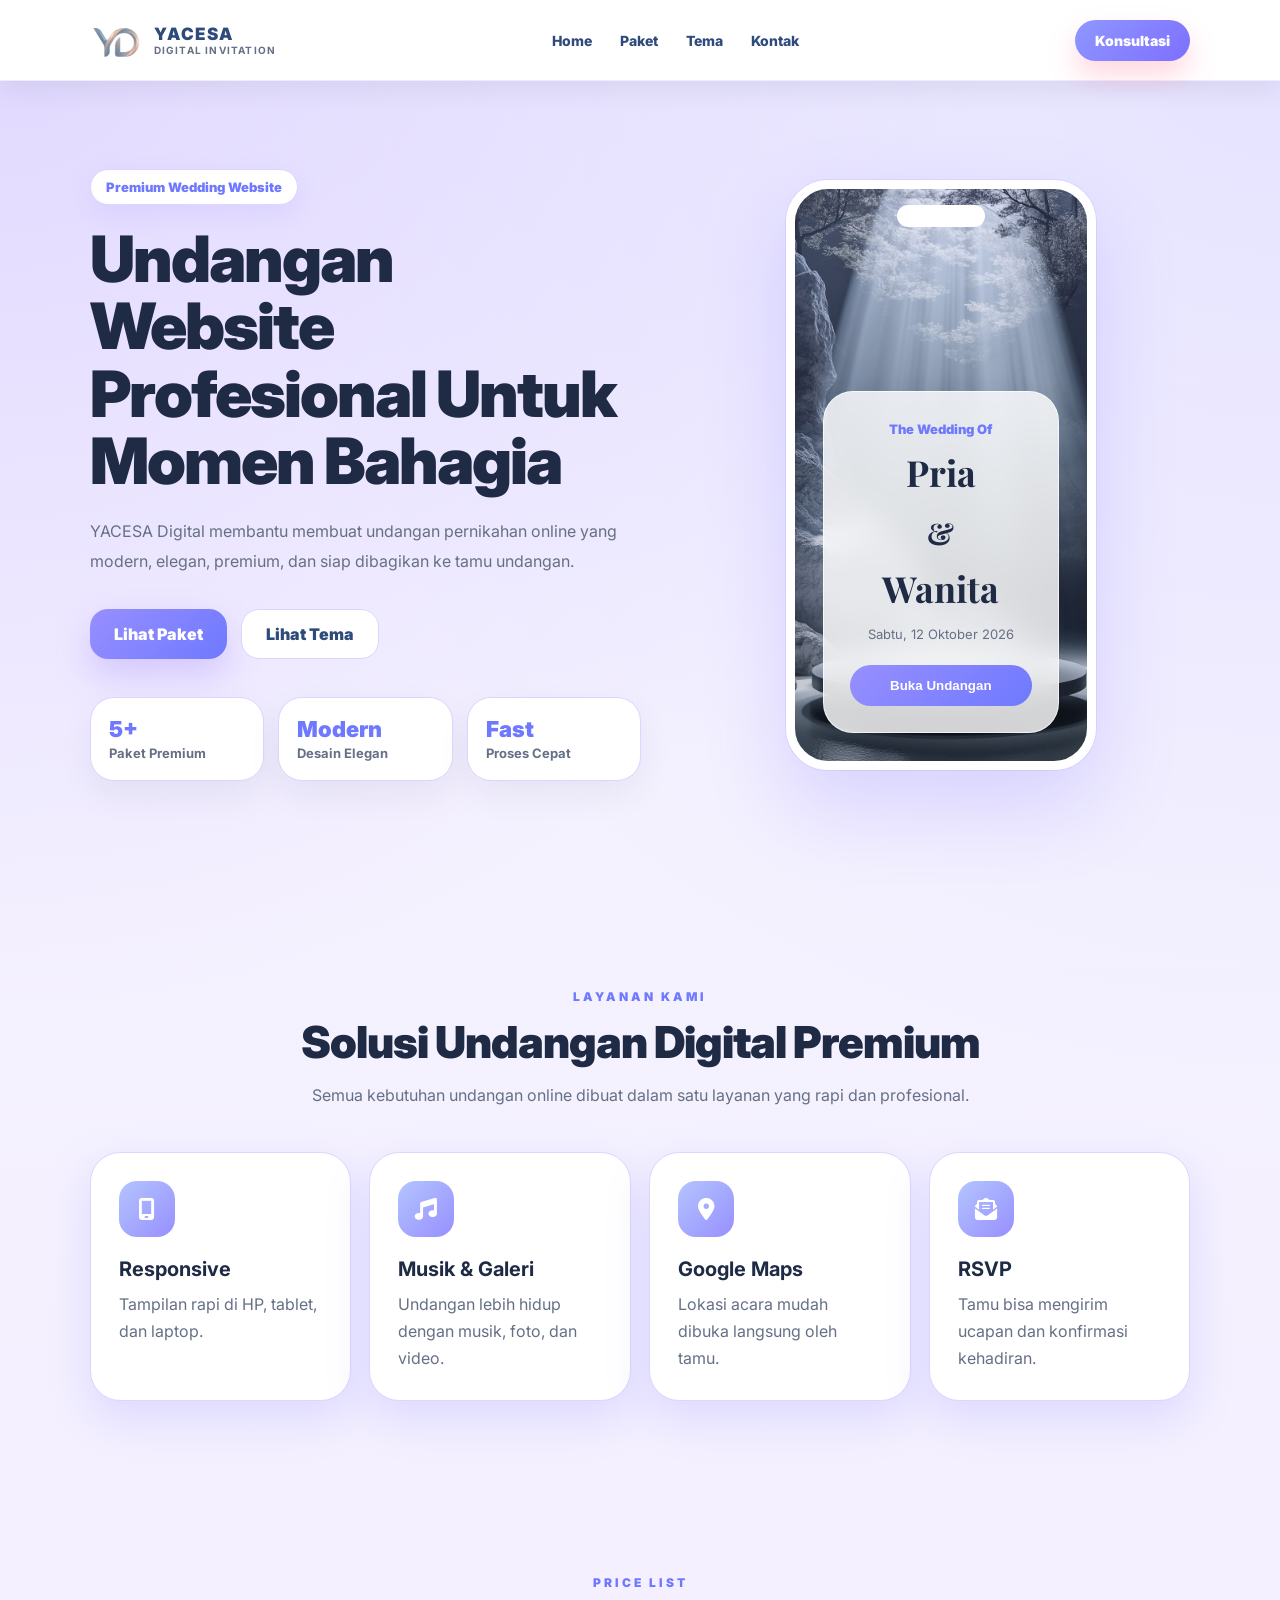
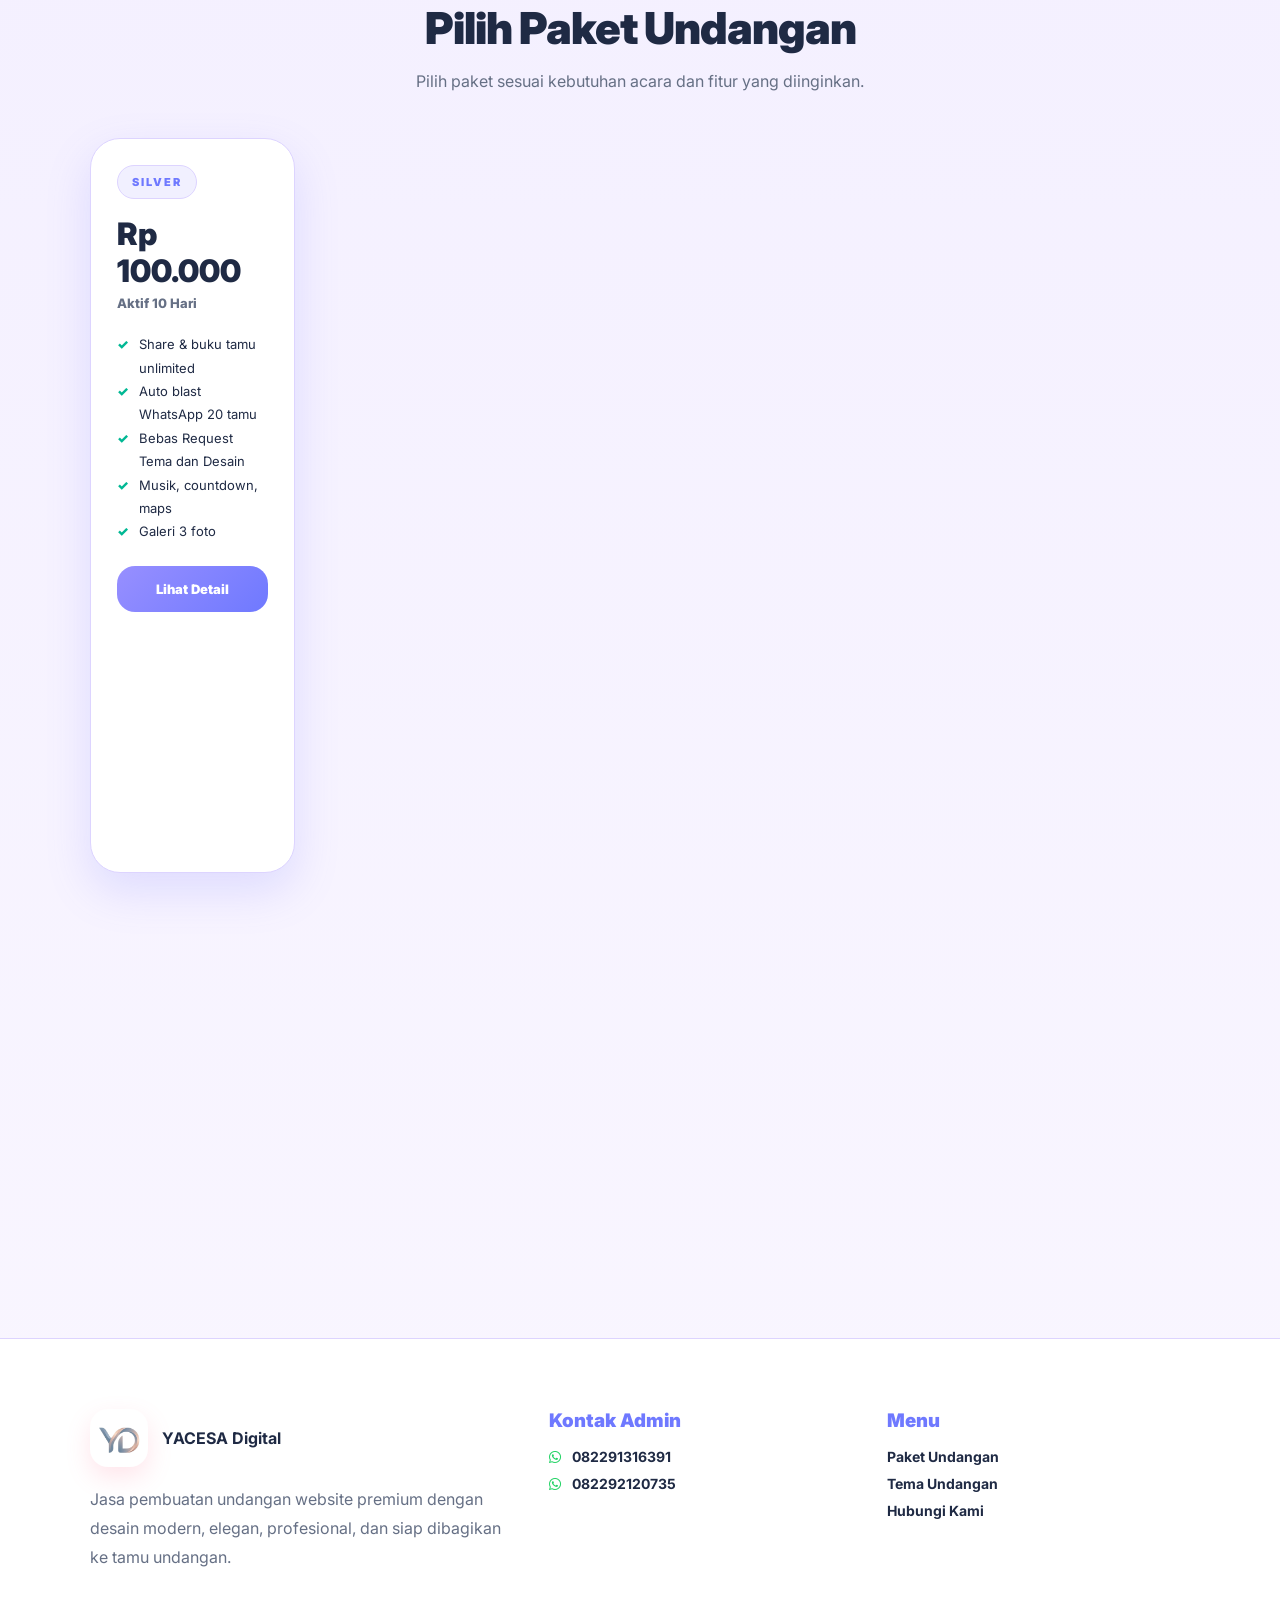
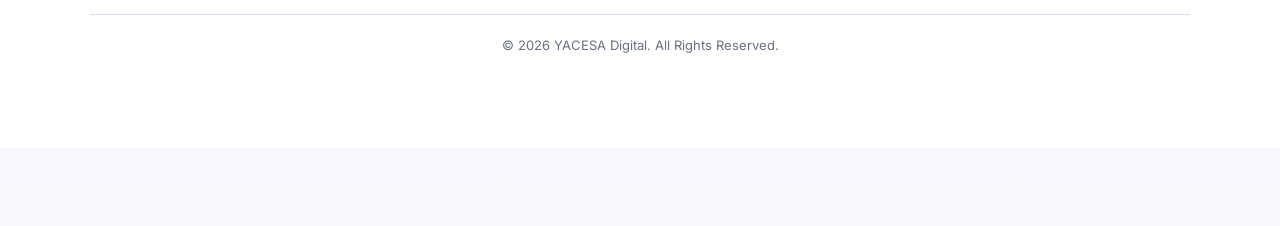
<file: index.html>
<!DOCTYPE html>
<html lang="id">
<head>
  <meta charset="UTF-8">
  <meta name="viewport" content="width=device-width, initial-scale=1">

  <title>YACESA DIGITAL | Situs Resmi Yacesa Untuk Pemesanan Undangan Digital</title>

  <meta name="description" content="YACESA Digital menyediakan jasa undangan website premium modern, elegan, dan profesional.">

  <meta name="keywords" content="undangan digital, undangan website, jasa undangan online, YACESA Digital">

  <meta name="author" content="YACESA Digital">

  <link rel="icon" href="logo.png">
  <link rel="apple-touch-icon" href="logo.png">

  <meta property="og:title" content="YACESA Digital Invitation">
  <meta property="og:description" content="Jasa undangan website premium modern dan elegan.">
  <meta property="og:image" content="https://yacesa.github.io/paket/preview.png">
  <meta property="og:url" content="https://yacesa.github.io/paket">
  <meta property="og:type" content="website">

  <link rel="stylesheet" href="style.css">

  <link rel="stylesheet"
        href="https://cdnjs.cloudflare.com/ajax/libs/font-awesome/6.5.0/css/all.min.css">

  <script defer src="script.js"></script>

</head>
<body>

<header class="navbar">

  <a href="index.html" class="brand">

    <img src="yd.png" alt="YACESA Digital" class="brand-logo">

    <span>
      <b>YACESA</b>
      <small>Digital Invitation</small>
    </span>

  </a>

  <nav class="desktop-menu">

    <a href="#home">Home</a>
    <a href="#paket">Paket</a>
    <a href="#tema">Tema</a>
    <a href="#kontak">Kontak</a>

  </nav>

  <a class="nav-cta"
     href="https://wa.me/6282291316391?text=Halo%20YACESA%20Digital%2C%20saya%20ingin%20konsultasi%20undangan%20website"
     target="_blank">

    Konsultasi

  </a>

</header>

<section class="hero" id="home">

  <div class="hero-content">

    <span class="badge">
      Premium Wedding Website
    </span>

    <h1>
      Undangan Website Profesional Untuk Momen Bahagia
    </h1>

    <p>
      YACESA Digital membantu membuat undangan pernikahan online
      yang modern, elegan, premium, dan siap dibagikan ke tamu undangan.
    </p>

    <div class="hero-actions">

      <a class="btn primary" href="#paket">
        Lihat Paket
      </a>

      <a class="btn secondary" href="tema.html">
        Lihat Tema
      </a>

    </div>

    <div class="hero-stats">

      <div>
        <b>5+</b>
        <span>Paket Premium</span>
      </div>

      <div>
        <b>Modern</b>
        <span>Desain Elegan</span>
      </div>

      <div>
        <b>Fast</b>
        <span>Proses Cepat</span>
      </div>

    </div>

  </div>

  <div class="hero-preview">

    <div class="phone-card">

      <div class="phone-top"></div>

      <div class="preview-inner">

        <span>The Wedding Of</span>

        <h2>Pria</h2>
        <h2><small>&</small></h2>
        <h2>Wanita</h2>

        <p>Sabtu, 12 Oktober 2026</p>

        <button>Buka Undangan</button>

      </div>

    </div>

  </div>

</section>

<section class="section service">

  <div class="section-title">

    <span>Layanan Kami</span>

    <h2>
      Solusi Undangan Digital Premium
    </h2>

    <p>
      Semua kebutuhan undangan online dibuat dalam satu layanan
      yang rapi dan profesional.
    </p>

  </div>

  <div class="service-grid">

    <div class="service-card card">

      <i class="fa-solid fa-mobile-screen"></i>

      <h3>Responsive</h3>

      <p>
        Tampilan rapi di HP, tablet, dan laptop.
      </p>

    </div>

    <div class="service-card card">

      <i class="fa-solid fa-music"></i>

      <h3>Musik & Galeri</h3>

      <p>
        Undangan lebih hidup dengan musik, foto, dan video.
      </p>

    </div>

    <div class="service-card card">

      <i class="fa-solid fa-location-dot"></i>

      <h3>Google Maps</h3>

      <p>
        Lokasi acara mudah dibuka langsung oleh tamu.
      </p>

    </div>

    <div class="service-card card">

      <i class="fa-solid fa-envelope-open-text"></i>

      <h3>RSVP</h3>

      <p>
        Tamu bisa mengirim ucapan dan konfirmasi kehadiran.
      </p>

    </div>

  </div>

</section>

<section class="section" id="paket">

  <div class="section-title">

    <span>Price List</span>

    <h2>
      Pilih Paket Undangan
    </h2>

    <p>
      Pilih paket sesuai kebutuhan acara dan fitur yang diinginkan.
    </p>

  </div>

  <div class="packages">

    <div class="package-card card">

      <span class="package-name">
        Silver
      </span>

      <h3>Rp 100.000</h3>

      <p>Aktif 10 Hari</p>

      <ul>
        <li>Share & buku tamu unlimited</li>
        <li>Auto blast WhatsApp 20 tamu</li>
        <li>Bebas Request Tema dan Desain</li>
        <li>Musik, countdown, maps</li>
        <li>Galeri 3 foto</li>
      </ul>

      <a href="silver.html">
        Lihat Detail
      </a>

    </div>

    <div class="package-card popular card">

      <span class="label">
        Rekomendasi
      </span>

      <span class="package-name">
        Gold
      </span>

      <h3>Rp 150.000</h3>

      <p>Aktif 2 Bulan</p>

      <ul>
        <li>Share & buku tamu unlimited</li>
        <li>Auto blast WhatsApp 50 tamu</li>
        <li>Love story mempelai</li>
        <li>Bebas Request Tema dan Desain</li>
        <li>Musik, countdown, maps</li>
        <li>Amplop digital</li>
        <li>Galeri 6 foto</li>
      </ul>

      <a href="gold.html">
        Lihat Detail
      </a>

    </div>

    <div class="package-card card">

      <span class="package-name">
        Platinum
      </span>

      <h3>Rp 200.000</h3>

      <p>Aktif 3 Bulan</p>

      <ul>
        <li>Share & buku tamu unlimited</li>
        <li>Auto blast WhatsApp 150 tamu</li>
        <li>Love story mempelai</li>
        <li>Bebas Request Tema dan Desain</li>
        <li>Musik, countdown, maps</li>
        <li>Galeri 9 foto</li>
        <li>Amplop digital</li>
        <li>RSVP lengkap</li>
      </ul>

      <a href="platinum.html">
        Lihat Detail
      </a>

    </div>

    <div class="package-card card">

      <span class="package-name">
        Diamond
      </span>

      <h3>Rp 250.000</h3>

      <p>Aktif 6 Bulan</p>

      <ul>
        <li>Auto blast WhatsApp 250 tamu</li>
        <li>Love story mempelai</li>
        <li>Galeri 36 foto</li>
        <li>Bebas Request Tema dan Desain</li>
        <li>Musik, countdown, maps</li>
        <li>Buku tamu QR Code</li>
        <li>Amplop digital</li>
        <li>Preview WhatsApp</li>
        <li>Fitur RSVP</li>
      </ul>

      <a href="diamond.html">
        Lihat Detail
      </a>

    </div>

    <div class="package-card card">

      <span class="package-name">
        Unlimited
      </span>

      <h3>Rp 450.000</h3>

      <p>Aktif Seumur Hidup</p>

      <ul>
        <li>Auto blast WhatsApp 800 tamu</li>
        <li>Galeri unlimited</li>
        <li>Bebas Request Tema dan Desain</li>
        <li>Musik, countdown, maps</li>
        <li>Buku tamu QR Code</li>
        <li>Support prioritas</li>
        <li>Amplop digital</li>
        <li>Preview WhatsApp</li>
        <li>Fitur RSVP</li>
        <li>Revisi Sepuasnya</li>
        <li>Fokus Pengerjaan Animasi Cantik</li>
        <li>Kontrol penuh saat Hari H acara</li>
        <li>Free 1 website bebas</li>
      </ul>

      <a href="unlimited.html">
        Lihat Detail
      </a>

    </div>

  </div>

</section>

<section class="section theme-section" id="tema">

  <div class="theme-box card">

    <div>

      <span>Tema Undangan</span>

      <h2>
        Lihat Katalog Tema Premium
      </h2>

      <p>
        Pilih desain elegant, luxury, minimalis,
        islami, floral, dan modern.
      </p>

    </div>

    <a class="btn primary" href="tema.html">
      Lihat Tema
    </a>

  </div>

</section>

<footer class="footer" id="kontak">

  <div class="footer-grid">

    <div>

      <div class="footer-brand">

        <img src="yd.png" alt="YACESA Digital">

        <div>
          <h4>YACESA Digital</h4>
        </div>

      </div>

      <p class="footer-desc">
        Jasa pembuatan undangan website premium dengan desain modern,
        elegan, profesional, dan siap dibagikan ke tamu undangan.
      </p>

    </div>

    <div>

      <h3>Kontak Admin</h3>

      <a href="https://wa.me/6282291316391" target="_blank">
        <i class="fa-brands fa-whatsapp"></i>
        082291316391
      </a>

      <a href="https://wa.me/6282292120735" target="_blank">
        <i class="fa-brands fa-whatsapp"></i>
        082292120735
      </a>

    </div>

    <div>

      <h3>Menu</h3>

      <a href="#paket">Paket Undangan</a>
      <a href="tema.html">Tema Undangan</a>
      <a href="#kontak">Hubungi Kami</a>

    </div>

  </div>

  <div class="footer-bottom">
    © 2026 YACESA Digital. All Rights Reserved.
  </div>

</footer>

<nav class="bottom-nav">

  <a href="index.html" class="nav-item active">
    <i class="fa-solid fa-house"></i>
    <span>Home</span>
  </a>

  <a href="paket.html" class="nav-item">
    <i class="fa-solid fa-gem"></i>
    <span>Paket</span>
  </a>

  <a href="tema.html" class="nav-item">
    <i class="fa-solid fa-palette"></i>
    <span>Tema</span>
  </a>

  <a href="#kontak" class="nav-item">
    <i class="fa-solid fa-phone"></i>
    <span>Hubungi</span>
  </a>

</nav>

</body>
</html>
</file>
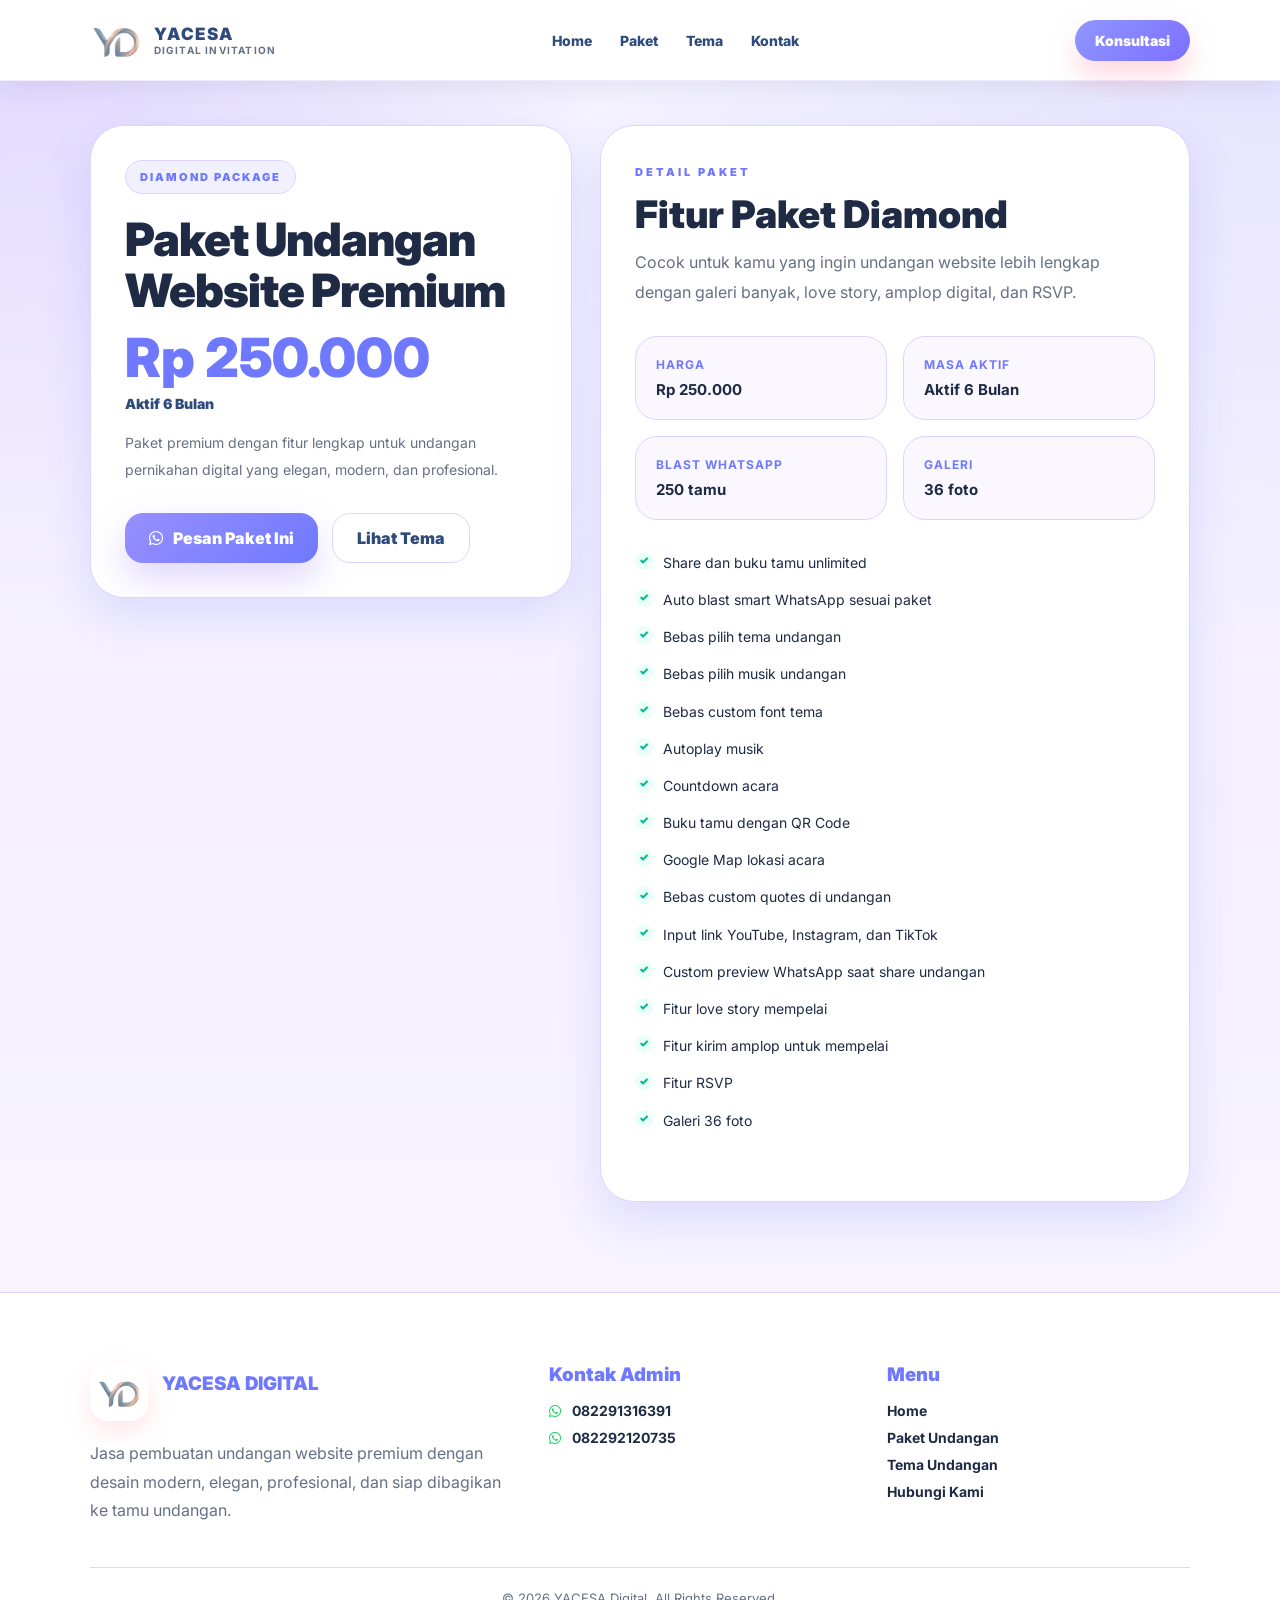
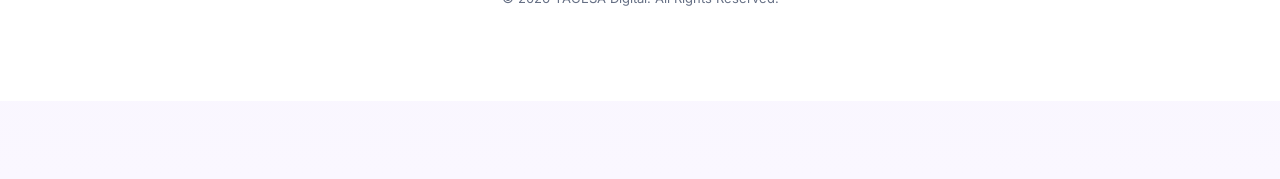
<file: diamond.html>
<!DOCTYPE html>
<html lang="id">
<head>
  <meta charset="UTF-8">
  <meta name="viewport" content="width=device-width, initial-scale=1">

  <title>Diamond Package | YACESA Digital</title>

  <meta name="description" content="Paket Diamond YACESA Digital untuk undangan website premium dengan fitur lengkap, galeri 36 foto, RSVP, amplop digital, love story, dan custom preview WhatsApp.">

  <link rel="icon" href="logo.png">
  <link rel="apple-touch-icon" href="logo.png">

  <link rel="stylesheet" href="style.css">
  <link rel="stylesheet" href="https://cdnjs.cloudflare.com/ajax/libs/font-awesome/6.5.0/css/all.min.css">

  <script defer src="script.js"></script>
</head>
<body>

<header class="navbar">
  <a href="index.html" class="brand">
    <img src="yd.png" alt="YACESA Digital" class="brand-logo">
    <span>
      <b>YACESA</b>
      <small>Digital Invitation</small>
    </span>
  </a>

  <nav class="desktop-menu">
    <a href="index.html">Home</a>
    <a href="paket.html">Paket</a>
    <a href="tema.html">Tema</a>
    <a href="#kontak">Kontak</a>
  </nav>

  <a class="nav-cta" href="https://wa.me/6282291316391?text=Halo%20YACESA%20Digital%2C%20saya%20ingin%20konsultasi%20undangan%20website" target="_blank">
    Konsultasi
  </a>
</header>

<main class="page">

  <section class="detail-hero">
    <aside class="detail-side card">
      <span class="package-name">Diamond Package</span>

      <h1>Paket Undangan Website Premium</h1>

      <div class="detail-price">Rp 250.000</div>

      <p class="detail-duration">
        Aktif 6 Bulan
      </p>

      <p class="detail-desc">
        Paket premium dengan fitur lengkap untuk undangan pernikahan digital
        yang elegan, modern, dan profesional.
      </p>

      <div class="detail-actions">
        <a class="btn primary" href="https://wa.me/6282291316391?text=Halo%20Mimin%2C%20saya%20ingin%20memesan%20Paket%20*Diamond*%20*250.000*%20Undangan%20Website" target="_blank">
          <i class="fa-brands fa-whatsapp"></i>
          Pesan Paket Ini
        </a>

        <a class="btn secondary" href="tema.html">
          Lihat Tema
        </a>
      </div>
    </aside>

    <section class="detail-main card">
      <div class="detail-heading">
        <span>Detail Paket</span>
        <h2>Fitur Paket Diamond</h2>
        <p>
          Cocok untuk kamu yang ingin undangan website lebih lengkap dengan
          galeri banyak, love story, amplop digital, dan RSVP.
        </p>
      </div>

      <div class="info-grid">
        <div class="info">
          <b>Harga</b>
          <span>Rp 250.000</span>
        </div>

        <div class="info">
          <b>Masa Aktif</b>
          <span>Aktif 6 Bulan</span>
        </div>

        <div class="info">
          <b>Blast WhatsApp</b>
          <span>250 tamu</span>
        </div>

        <div class="info">
          <b>Galeri</b>
          <span>36 foto</span>
        </div>
      </div>

      <ul class="features">
        <li>Share dan buku tamu unlimited</li>
        <li>Auto blast smart WhatsApp sesuai paket</li>
        <li>Bebas pilih tema undangan</li>
        <li>Bebas pilih musik undangan</li>
        <li>Bebas custom font tema</li>
        <li>Autoplay musik</li>
        <li>Countdown acara</li>
        <li>Buku tamu dengan QR Code</li>
        <li>Google Map lokasi acara</li>
        <li>Bebas custom quotes di undangan</li>
        <li>Input link YouTube, Instagram, dan TikTok</li>
        <li>Custom preview WhatsApp saat share undangan</li>
        <li>Fitur love story mempelai</li>
        <li>Fitur kirim amplop untuk mempelai</li>
        <li>Fitur RSVP</li>
        <li>Galeri 36 foto</li>
      </ul>
    </section>
  </section>

</main>

<footer class="footer" id="kontak">
  <div class="footer-grid">
    <div>
      <div class="footer-brand">
        <img src="yd.png" alt="YACESA Digital">
        <div>
          <h3>YACESA DIGITAL</h3>
        </div>
      </div>

      <p class="footer-desc">
        Jasa pembuatan undangan website premium dengan desain modern,
        elegan, profesional, dan siap dibagikan ke tamu undangan.
      </p>
    </div>

    <div>
      <h3>Kontak Admin</h3>

      <a href="https://wa.me/6282291316391" target="_blank">
        <i class="fa-brands fa-whatsapp"></i>
        082291316391
      </a>

      <a href="https://wa.me/6282292120735" target="_blank">
        <i class="fa-brands fa-whatsapp"></i>
        082292120735
      </a>
    </div>

    <div>
      <h3>Menu</h3>
      <a href="index.html">Home</a>
      <a href="paket.html">Paket Undangan</a>
      <a href="tema.html">Tema Undangan</a>
      <a href="#kontak">Hubungi Kami</a>
    </div>
  </div>

  <div class="footer-bottom">
    © 2026 YACESA Digital. All Rights Reserved.
  </div>
</footer>

<nav class="bottom-nav">
  <a href="index.html" class="nav-item">
    <i class="fa-solid fa-house"></i>
    <span>Home</span>
  </a>

  <a href="paket.html" class="nav-item active">
    <i class="fa-solid fa-gem"></i>
    <span>Paket</span>
  </a>

  <a href="tema.html" class="nav-item">
    <i class="fa-solid fa-palette"></i>
    <span>Tema</span>
  </a>

  <a href="#kontak" class="nav-item">
    <i class="fa-solid fa-phone"></i>
    <span>Hubungi</span>
  </a>
</nav>

</body>
</html>
</file>
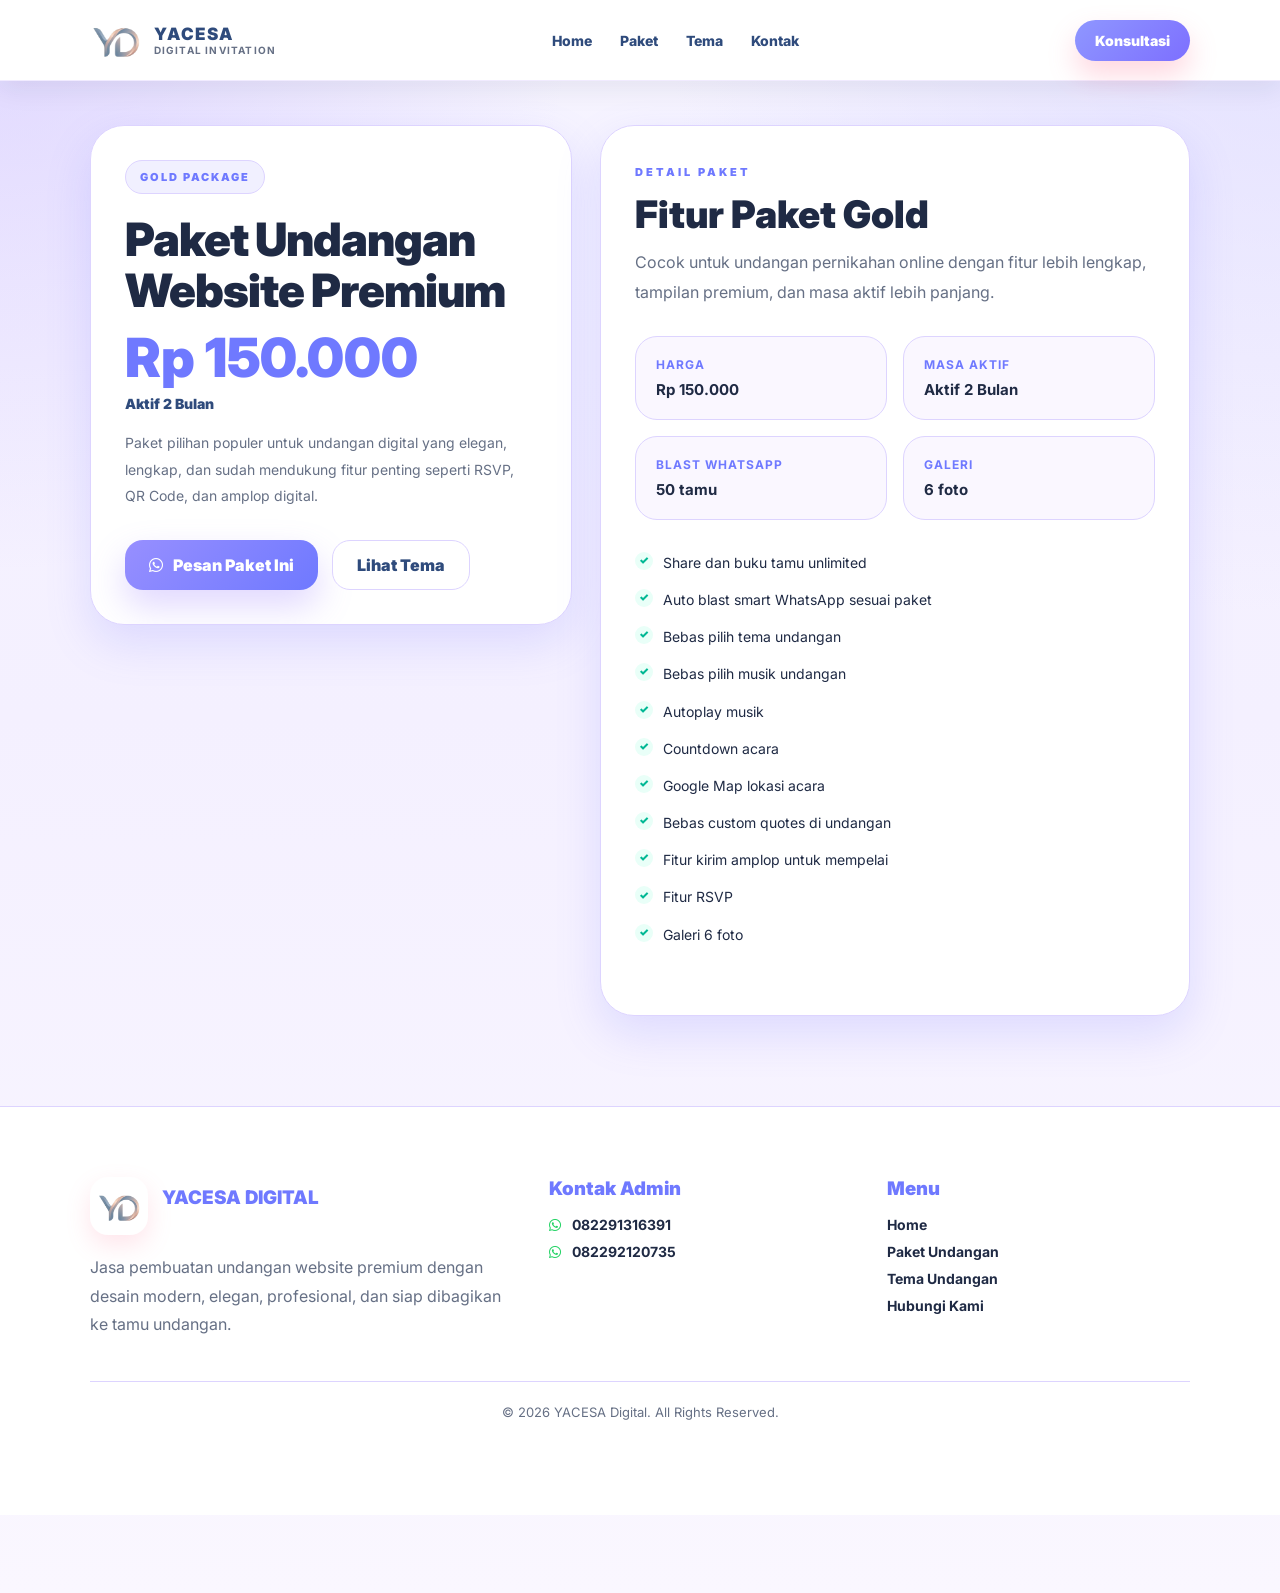
<file: gold.html>
<!DOCTYPE html>
<html lang="id">
<head>
  <meta charset="UTF-8">
  <meta name="viewport" content="width=device-width, initial-scale=1">

  <title>Gold Package | YACESA Digital</title>

  <meta name="description" content="Paket Gold YACESA Digital untuk undangan website premium dengan fitur RSVP, QR Code, amplop digital, galeri 6 foto, dan custom preview WhatsApp.">

  <link rel="icon" href="logo.png">
  <link rel="apple-touch-icon" href="logo.png">

  <link rel="stylesheet" href="style.css">
  <link rel="stylesheet" href="https://cdnjs.cloudflare.com/ajax/libs/font-awesome/6.5.0/css/all.min.css">

  <script defer src="script.js"></script>
</head>
<body>

<header class="navbar">
  <a href="index.html" class="brand">
    <img src="yd.png" alt="YACESA Digital" class="brand-logo">
    <span>
      <b>YACESA</b>
      <small>Digital Invitation</small>
    </span>
  </a>

  <nav class="desktop-menu">
    <a href="index.html">Home</a>
    <a href="paket.html">Paket</a>
    <a href="tema.html">Tema</a>
    <a href="#kontak">Kontak</a>
  </nav>

  <a class="nav-cta" href="https://wa.me/6282291316391?text=Halo%20YACESA%20Digital%2C%20saya%20ingin%20konsultasi%20undangan%20website" target="_blank">
    Konsultasi
  </a>
</header>

<main class="page">

  <section class="detail-hero">
    <aside class="detail-side card">
      <span class="package-name">Gold Package</span>

      <h1>Paket Undangan Website Premium</h1>

      <div class="detail-price">Rp 150.000</div>

      <p class="detail-duration">
        Aktif 2 Bulan
      </p>

      <p class="detail-desc">
        Paket pilihan populer untuk undangan digital yang elegan, lengkap,
        dan sudah mendukung fitur penting seperti RSVP, QR Code, dan amplop digital.
      </p>

      <div class="detail-actions">
        <a class="btn primary" href="https://wa.me/6282291316391?text=Halo%20Mimin%2C%20saya%20ingin%20memesan%20Paket%20*Gold*%20*150.000*%20Undangan%20Website" target="_blank">
          <i class="fa-brands fa-whatsapp"></i>
          Pesan Paket Ini
        </a>

        <a class="btn secondary" href="tema.html">
          Lihat Tema
        </a>
      </div>
    </aside>

    <section class="detail-main card">
      <div class="detail-heading">
        <span>Detail Paket</span>
        <h2>Fitur Paket Gold</h2>
        <p>
          Cocok untuk undangan pernikahan online dengan fitur lebih lengkap,
          tampilan premium, dan masa aktif lebih panjang.
        </p>
      </div>

      <div class="info-grid">
        <div class="info">
          <b>Harga</b>
          <span>Rp 150.000</span>
        </div>

        <div class="info">
          <b>Masa Aktif</b>
          <span>Aktif 2 Bulan</span>
        </div>

        <div class="info">
          <b>Blast WhatsApp</b>
          <span>50 tamu</span>
        </div>

        <div class="info">
          <b>Galeri</b>
          <span>6 foto</span>
        </div>
      </div>

      <ul class="features">
        <li>Share dan buku tamu unlimited</li>
        <li>Auto blast smart WhatsApp sesuai paket</li>
        <li>Bebas pilih tema undangan</li>
        <li>Bebas pilih musik undangan</li>
        <li>Autoplay musik</li>
        <li>Countdown acara</li>
        <li>Google Map lokasi acara</li>
        <li>Bebas custom quotes di undangan</li>
        <li>Fitur kirim amplop untuk mempelai</li>
        <li>Fitur RSVP</li>
        <li>Galeri 6 foto</li>
      </ul>
    </section>
  </section>

</main>

<footer class="footer" id="kontak">
  <div class="footer-grid">
    <div>
      <div class="footer-brand">
        <img src="yd.png" alt="YACESA Digital">
        <div>
          <h3>YACESA DIGITAL</h3>
        </div>
      </div>

      <p class="footer-desc">
        Jasa pembuatan undangan website premium dengan desain modern,
        elegan, profesional, dan siap dibagikan ke tamu undangan.
      </p>
    </div>

    <div>
      <h3>Kontak Admin</h3>

      <a href="https://wa.me/6282291316391" target="_blank">
        <i class="fa-brands fa-whatsapp"></i>
        082291316391
      </a>

      <a href="https://wa.me/6282292120735" target="_blank">
        <i class="fa-brands fa-whatsapp"></i>
        082292120735
      </a>
    </div>

    <div>
      <h3>Menu</h3>
      <a href="index.html">Home</a>
      <a href="paket.html">Paket Undangan</a>
      <a href="tema.html">Tema Undangan</a>
      <a href="#kontak">Hubungi Kami</a>
    </div>
  </div>

  <div class="footer-bottom">
    © 2026 YACESA Digital. All Rights Reserved.
  </div>
</footer>

<nav class="bottom-nav">
  <a href="index.html" class="nav-item">
    <i class="fa-solid fa-house"></i>
    <span>Home</span>
  </a>

  <a href="paket.html" class="nav-item active">
    <i class="fa-solid fa-gem"></i>
    <span>Paket</span>
  </a>

  <a href="tema.html" class="nav-item">
    <i class="fa-solid fa-palette"></i>
    <span>Tema</span>
  </a>

  <a href="#kontak" class="nav-item">
    <i class="fa-solid fa-phone"></i>
    <span>Hubungi</span>
  </a>
</nav>

</body>
</html>
</file>
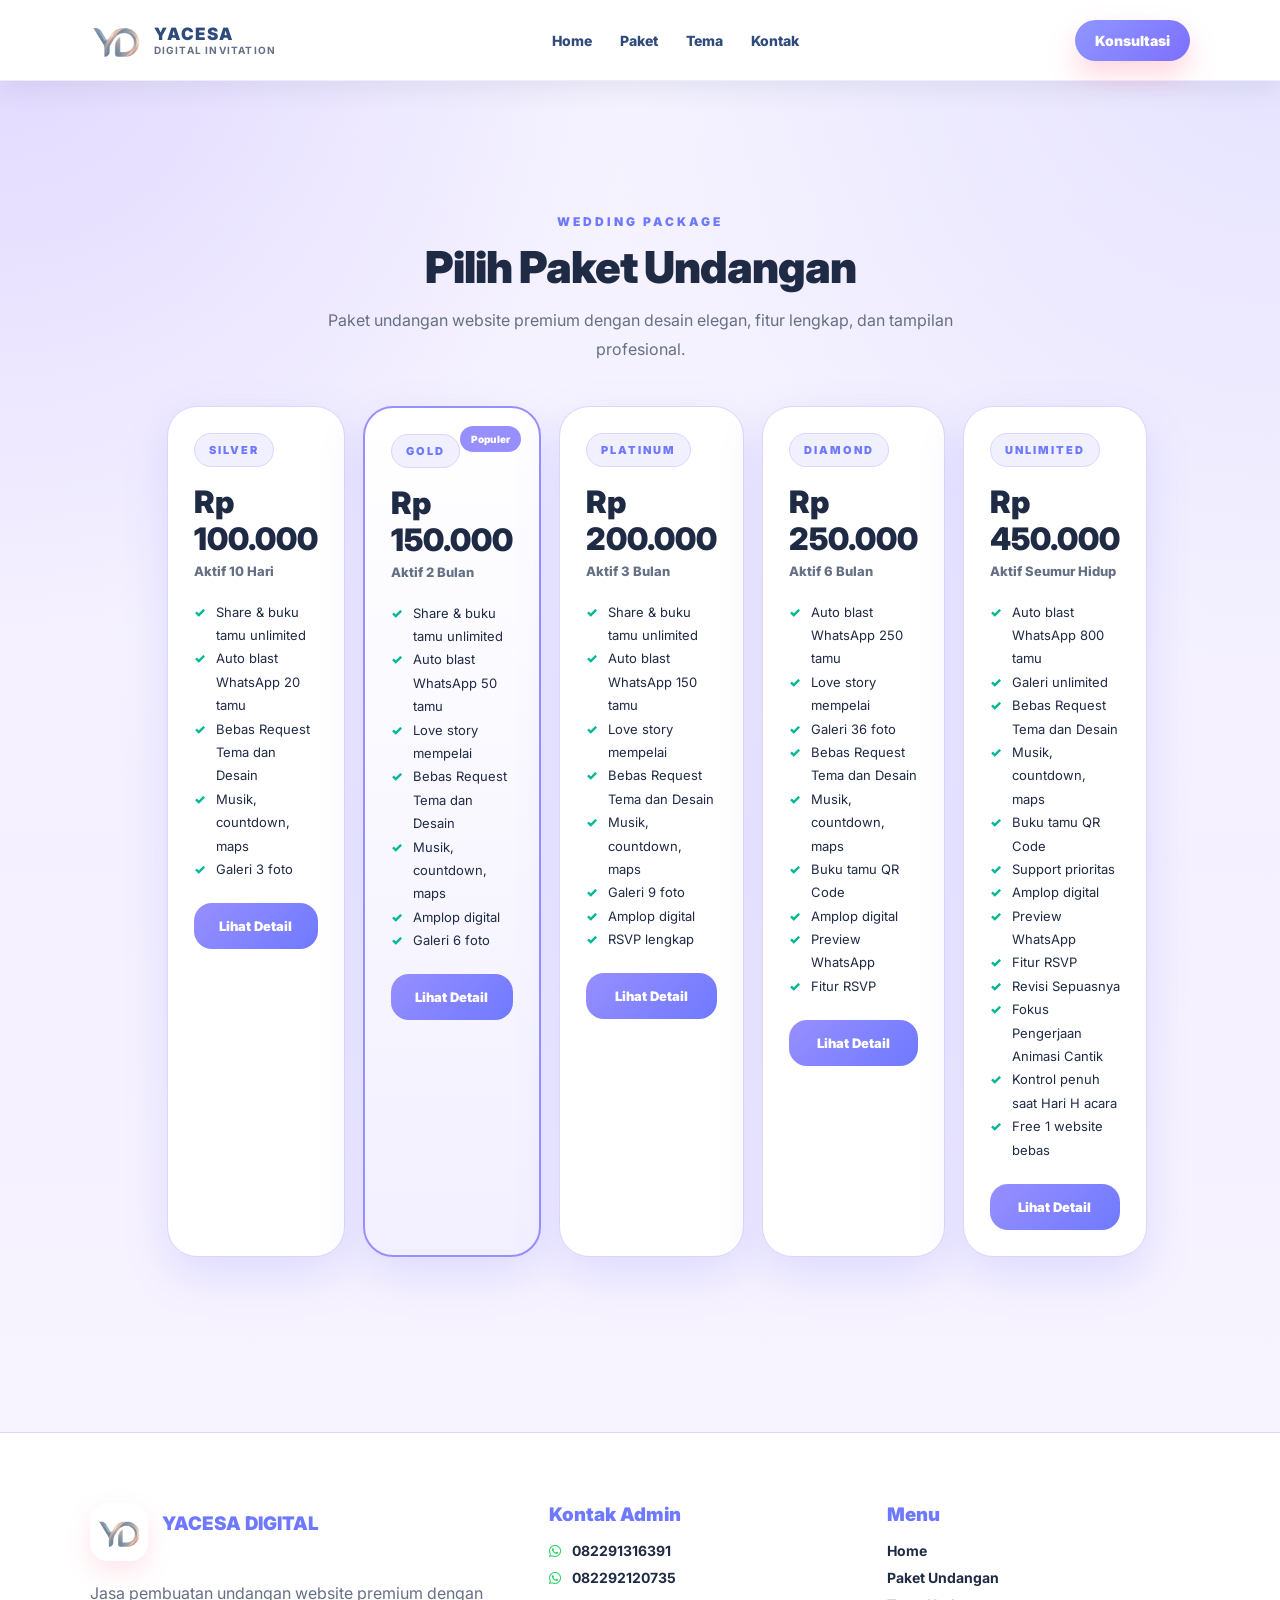
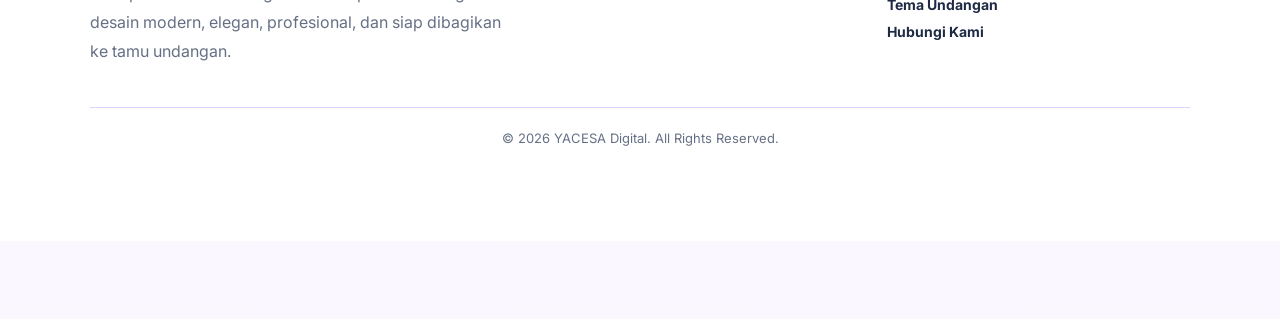
<file: paket.html>
<!DOCTYPE html>
<html lang="id">
<head>
  <meta charset="UTF-8">
  <meta name="viewport" content="width=device-width, initial-scale=1">

  <title>Paket Undangan | YACESA Digital</title>

  <meta name="description" content="Pilih paket undangan website premium YACESA Digital dengan fitur lengkap dan desain profesional.">

  <link rel="icon" href="logo.png">
  <link rel="apple-touch-icon" href="logo.png">

  <link rel="stylesheet" href="style.css">
  <link rel="stylesheet" href="https://cdnjs.cloudflare.com/ajax/libs/font-awesome/6.5.0/css/all.min.css">

  <script defer src="script.js"></script>
</head>
<body>

<header class="navbar">

  <a href="index.html" class="brand">

    <img src="yd.png" alt="YACESA Digital" class="brand-logo">

    <span>
      <b>YACESA</b>
      <small>Digital Invitation</small>
    </span>

  </a>

  <nav class="desktop-menu">
    <a href="index.html">Home</a>
    <a href="paket.html">Paket</a>
    <a href="tema.html">Tema</a>
    <a href="#kontak">Kontak</a>
  </nav>

  <a class="nav-cta"
     href="https://wa.me/6282291316391?text=Halo%20YACESA%20Digital%2C%20saya%20ingin%20konsultasi%20undangan%20website"
     target="_blank">

    Konsultasi

  </a>

</header>

<main class="page">

  <section class="section">

    <div class="section-title">

      <span>Wedding Package</span>

      <h2>
        Pilih Paket Undangan
      </h2>

      <p>
        Paket undangan website premium dengan desain elegan,
        fitur lengkap, dan tampilan profesional.
      </p>

    </div>

    <div class="packages">

      <!-- SILVER -->

      <div class="package-card card">

        <span class="package-name">
          Silver
        </span>

        <h3>Rp 100.000</h3>

        <p>Aktif 10 Hari</p>

        <ul>
          <li>Share & buku tamu unlimited</li>
        <li>Auto blast WhatsApp 20 tamu</li>
        <li>Bebas Request Tema dan Desain</li>
        <li>Musik, countdown, maps</li>
        <li>Galeri 3 foto</li>
        </ul>

        <a href="silver.html">
          Lihat Detail
        </a>

      </div>

      <!-- GOLD -->

      <div class="package-card popular card">

        <span class="label">
          Populer
        </span>

        <span class="package-name">
          Gold
        </span>

        <h3>Rp 150.000</h3>

        <p>Aktif 2 Bulan</p>

        <ul>
          <li>Share & buku tamu unlimited</li>
        <li>Auto blast WhatsApp 50 tamu</li>
        <li>Love story mempelai</li>
        <li>Bebas Request Tema dan Desain</li>
        <li>Musik, countdown, maps</li>
        <li>Amplop digital</li>
        <li>Galeri 6 foto</li>
        </ul>

        <a href="gold.html">
          Lihat Detail
        </a>

      </div>

      <!-- PLATINUM -->

      <div class="package-card card">

        <span class="package-name">
          Platinum
        </span>

        <h3>Rp 200.000</h3>

        <p>Aktif 3 Bulan</p>

        <ul>
          <li>Share & buku tamu unlimited</li>
        <li>Auto blast WhatsApp 150 tamu</li>
        <li>Love story mempelai</li>
        <li>Bebas Request Tema dan Desain</li>
        <li>Musik, countdown, maps</li>
        <li>Galeri 9 foto</li>
        <li>Amplop digital</li>
        <li>RSVP lengkap</li>
        </ul>

        <a href="platinum.html">
          Lihat Detail
        </a>

      </div>

      <!-- DIAMOND -->

      <div class="package-card card">

        <span class="package-name">
          Diamond
        </span>

        <h3>Rp 250.000</h3>

        <p>Aktif 6 Bulan</p>

        <ul>
          <li>Auto blast WhatsApp 250 tamu</li>
        <li>Love story mempelai</li>
        <li>Galeri 36 foto</li>
        <li>Bebas Request Tema dan Desain</li>
        <li>Musik, countdown, maps</li>
        <li>Buku tamu QR Code</li>
        <li>Amplop digital</li>
        <li>Preview WhatsApp</li>
        <li>Fitur RSVP</li>
        </ul>

        <a href="diamond.html">
          Lihat Detail
        </a>

      </div>

      <!-- UNLIMITED -->

      <div class="package-card card">

        <span class="package-name">
          Unlimited
        </span>

        <h3>Rp 450.000</h3>

        <p>Aktif Seumur Hidup</p>

        <ul>
          <li>Auto blast WhatsApp 800 tamu</li>
        <li>Galeri unlimited</li>
        <li>Bebas Request Tema dan Desain</li>
        <li>Musik, countdown, maps</li>
        <li>Buku tamu QR Code</li>
        <li>Support prioritas</li>
        <li>Amplop digital</li>
        <li>Preview WhatsApp</li>
        <li>Fitur RSVP</li>
        <li>Revisi Sepuasnya</li>
        <li>Fokus Pengerjaan Animasi Cantik</li>
        <li>Kontrol penuh saat Hari H acara</li>
        <li>Free 1 website bebas</li>
        </ul>

        <a href="unlimited.html">
          Lihat Detail
        </a>

      </div>

    </div>

  </section>

</main>

<footer class="footer" id="kontak">

  <div class="footer-grid">

    <div>

      <div class="footer-brand">

        <img src="yd.png" alt="YACESA Digital">

        <div>
          <h3>YACESA DIGITAL</h3>
        </div>

      </div>

      <p class="footer-desc">
        Jasa pembuatan undangan website premium dengan desain modern,
        elegan, profesional, dan siap dibagikan ke tamu undangan.
      </p>

    </div>

    <div>

      <h3>Kontak Admin</h3>

      <a href="https://wa.me/6282291316391" target="_blank">
        <i class="fa-brands fa-whatsapp"></i>
        082291316391
      </a>

      <a href="https://wa.me/6282292120735" target="_blank">
        <i class="fa-brands fa-whatsapp"></i>
        082292120735
      </a>

    </div>

    <div>

      <h3>Menu</h3>

      <a href="index.html">Home</a>
      <a href="paket.html">Paket Undangan</a>
      <a href="tema.html">Tema Undangan</a>
      <a href="#kontak">Hubungi Kami</a>

    </div>

  </div>

  <div class="footer-bottom">
    © 2026 YACESA Digital. All Rights Reserved.
  </div>

</footer>

<nav class="bottom-nav">

  <a href="index.html" class="nav-item">
    <i class="fa-solid fa-house"></i>
    <span>Home</span>
  </a>

  <a href="paket.html" class="nav-item active">
    <i class="fa-solid fa-gem"></i>
    <span>Paket</span>
  </a>

  <a href="tema.html" class="nav-item">
    <i class="fa-solid fa-palette"></i>
    <span>Tema</span>
  </a>

  <a href="#kontak" class="nav-item">
    <i class="fa-solid fa-phone"></i>
    <span>Hubungi</span>
  </a>

</nav>

</body>
</html>
</file>
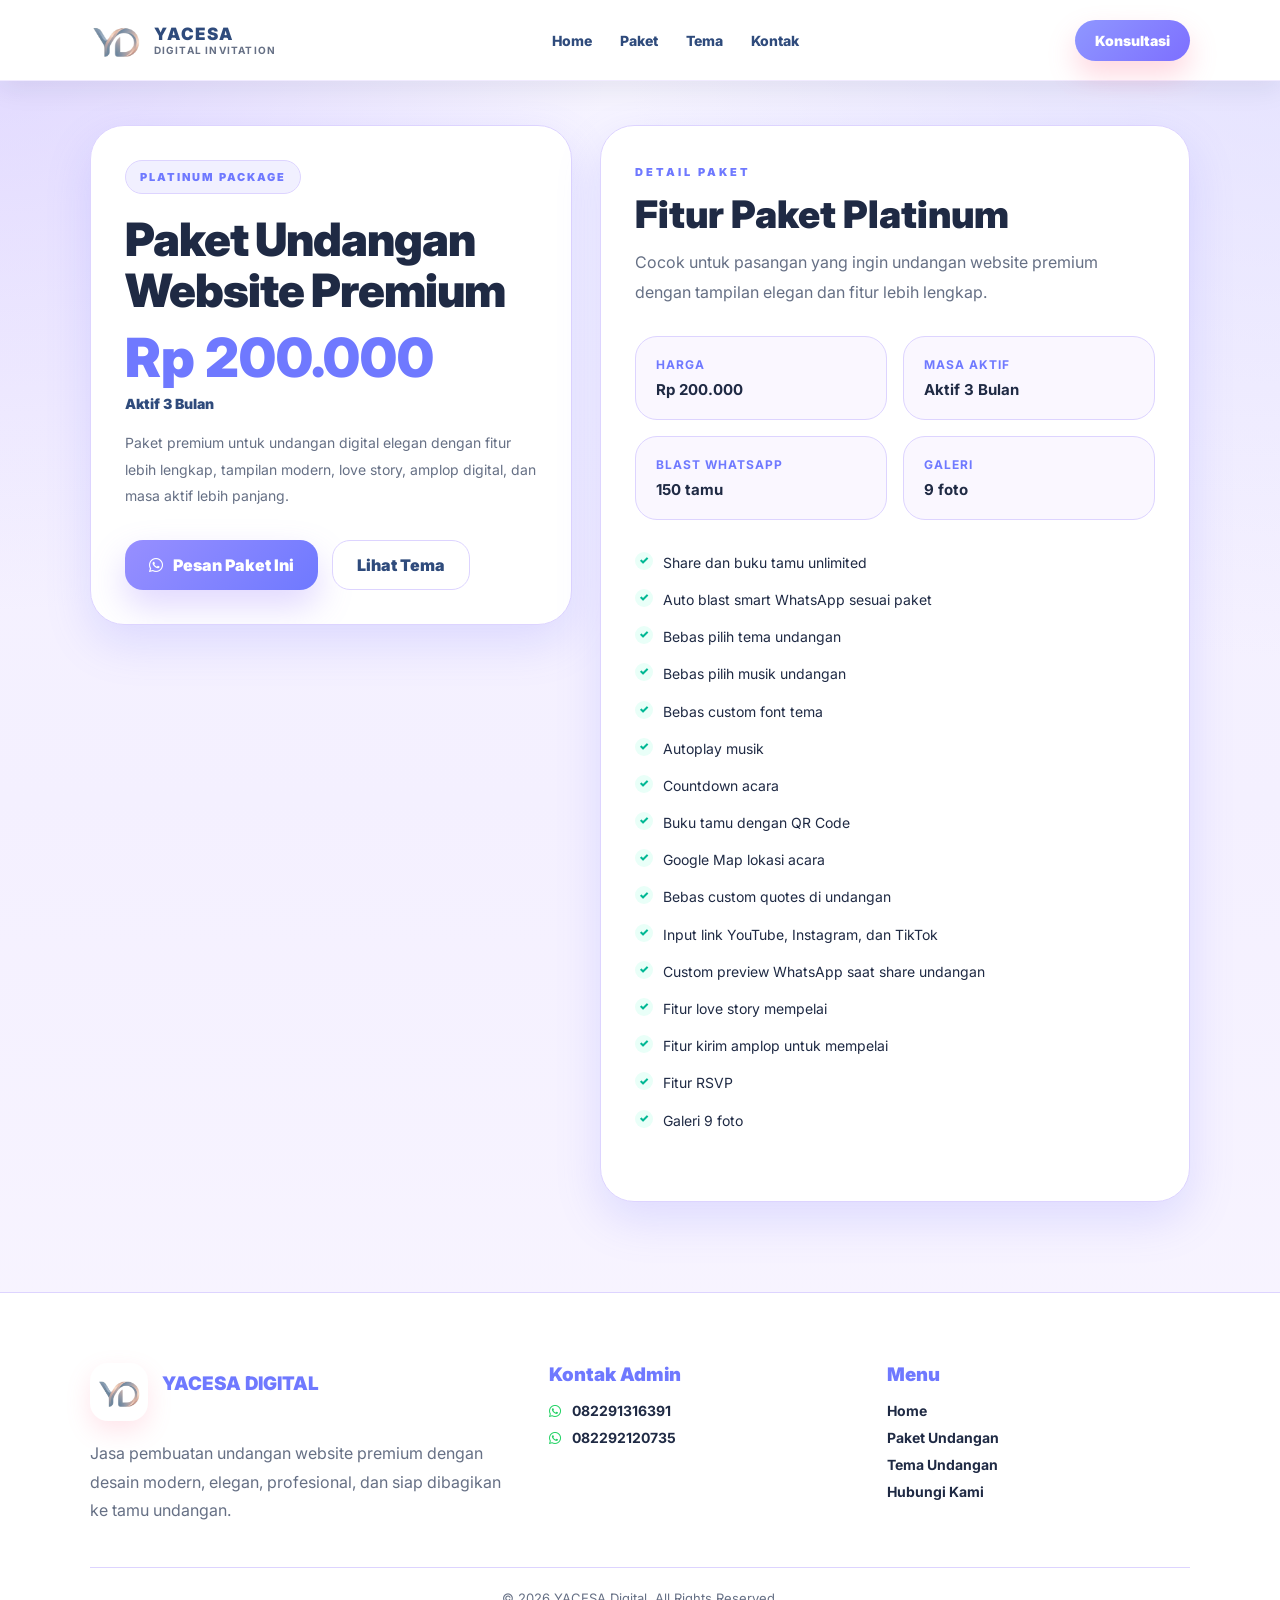
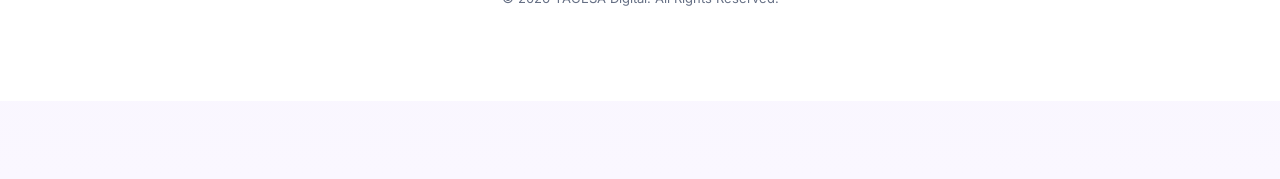
<file: platinum.html>
<!DOCTYPE html>
<html lang="id">
<head>
  <meta charset="UTF-8">
  <meta name="viewport" content="width=device-width, initial-scale=1">

  <title>Platinum Package | YACESA Digital</title>

  <meta name="description" content="Paket Platinum YACESA Digital dengan fitur premium seperti love story, amplop digital, RSVP, custom preview WhatsApp, dan galeri 9 foto.">

  <link rel="icon" href="logo.png">
  <link rel="apple-touch-icon" href="logo.png">

  <link rel="stylesheet" href="style.css">
  <link rel="stylesheet" href="https://cdnjs.cloudflare.com/ajax/libs/font-awesome/6.5.0/css/all.min.css">

  <script defer src="script.js"></script>
</head>
<body>

<header class="navbar">
  <a href="index.html" class="brand">
    <img src="yd.png" alt="YACESA Digital" class="brand-logo">
    <span>
      <b>YACESA</b>
      <small>Digital Invitation</small>
    </span>
  </a>

  <nav class="desktop-menu">
    <a href="index.html">Home</a>
    <a href="paket.html">Paket</a>
    <a href="tema.html">Tema</a>
    <a href="#kontak">Kontak</a>
  </nav>

  <a class="nav-cta" href="https://wa.me/6282291316391?text=Halo%20YACESA%20Digital%2C%20saya%20ingin%20konsultasi%20undangan%20website" target="_blank">
    Konsultasi
  </a>
</header>

<main class="page">

  <section class="detail-hero">

    <aside class="detail-side card">

      <span class="package-name">
        Platinum Package
      </span>

      <h1>
        Paket Undangan Website Premium
      </h1>

      <div class="detail-price">
        Rp 200.000
      </div>

      <p class="detail-duration">
        Aktif 3 Bulan
      </p>

      <p class="detail-desc">
        Paket premium untuk undangan digital elegan dengan fitur lebih lengkap,
        tampilan modern, love story, amplop digital, dan masa aktif lebih panjang.
      </p>

      <div class="detail-actions">

        <a class="btn primary"
           href="https://wa.me/6282291316391?text=Halo%20Mimin%2C%20saya%20ingin%20memesan%20Paket%20*Platinum*%20*200.000%20Undangan%20Website"
           target="_blank">

          <i class="fa-brands fa-whatsapp"></i>
          Pesan Paket Ini

        </a>

        <a class="btn secondary" href="tema.html">
          Lihat Tema
        </a>

      </div>

    </aside>

    <section class="detail-main card">

      <div class="detail-heading">

        <span>Detail Paket</span>

        <h2>
          Fitur Paket Platinum
        </h2>

        <p>
          Cocok untuk pasangan yang ingin undangan website premium dengan
          tampilan elegan dan fitur lebih lengkap.
        </p>

      </div>

      <div class="info-grid">

        <div class="info">
          <b>Harga</b>
          <span>Rp 200.000</span>
        </div>

        <div class="info">
          <b>Masa Aktif</b>
          <span>Aktif 3 Bulan</span>
        </div>

        <div class="info">
          <b>Blast WhatsApp</b>
          <span>150 tamu</span>
        </div>

        <div class="info">
          <b>Galeri</b>
          <span>9 foto</span>
        </div>

      </div>

      <ul class="features">

        <li>Share dan buku tamu unlimited</li>

        <li>Auto blast smart WhatsApp sesuai paket</li>

        <li>Bebas pilih tema undangan</li>

        <li>Bebas pilih musik undangan</li>

        <li>Bebas custom font tema</li>

        <li>Autoplay musik</li>

        <li>Countdown acara</li>

        <li>Buku tamu dengan QR Code</li>

        <li>Google Map lokasi acara</li>

        <li>Bebas custom quotes di undangan</li>

        <li>Input link YouTube, Instagram, dan TikTok</li>

        <li>Custom preview WhatsApp saat share undangan</li>

        <li>Fitur love story mempelai</li>

        <li>Fitur kirim amplop untuk mempelai</li>

        <li>Fitur RSVP</li>

        <li>Galeri 9 foto</li>

      </ul>

    </section>

  </section>

</main>

<footer class="footer" id="kontak">

  <div class="footer-grid">

    <div>

      <div class="footer-brand">

        <img src="yd.png" alt="YACESA Digital">

        <div>
          <h3>YACESA DIGITAL</h3>
        </div>

      </div>

      <p class="footer-desc">
        Jasa pembuatan undangan website premium dengan desain modern,
        elegan, profesional, dan siap dibagikan ke tamu undangan.
      </p>

    </div>

    <div>

      <h3>Kontak Admin</h3>

      <a href="https://wa.me/6282291316391" target="_blank">
        <i class="fa-brands fa-whatsapp"></i>
        082291316391
      </a>

      <a href="https://wa.me/6282292120735" target="_blank">
        <i class="fa-brands fa-whatsapp"></i>
        082292120735
      </a>

    </div>

    <div>

      <h3>Menu</h3>

      <a href="index.html">Home</a>
      <a href="paket.html">Paket Undangan</a>
      <a href="tema.html">Tema Undangan</a>
      <a href="#kontak">Hubungi Kami</a>

    </div>

  </div>

  <div class="footer-bottom">
    © 2026 YACESA Digital. All Rights Reserved.
  </div>

</footer>

<nav class="bottom-nav">

  <a href="index.html" class="nav-item">
    <i class="fa-solid fa-house"></i>
    <span>Home</span>
  </a>

  <a href="paket.html" class="nav-item active">
    <i class="fa-solid fa-gem"></i>
    <span>Paket</span>
  </a>

  <a href="tema.html" class="nav-item">
    <i class="fa-solid fa-palette"></i>
    <span>Tema</span>
  </a>

  <a href="#kontak" class="nav-item">
    <i class="fa-solid fa-phone"></i>
    <span>Hubungi</span>
  </a>

</nav>

</body>
</html>
</file>
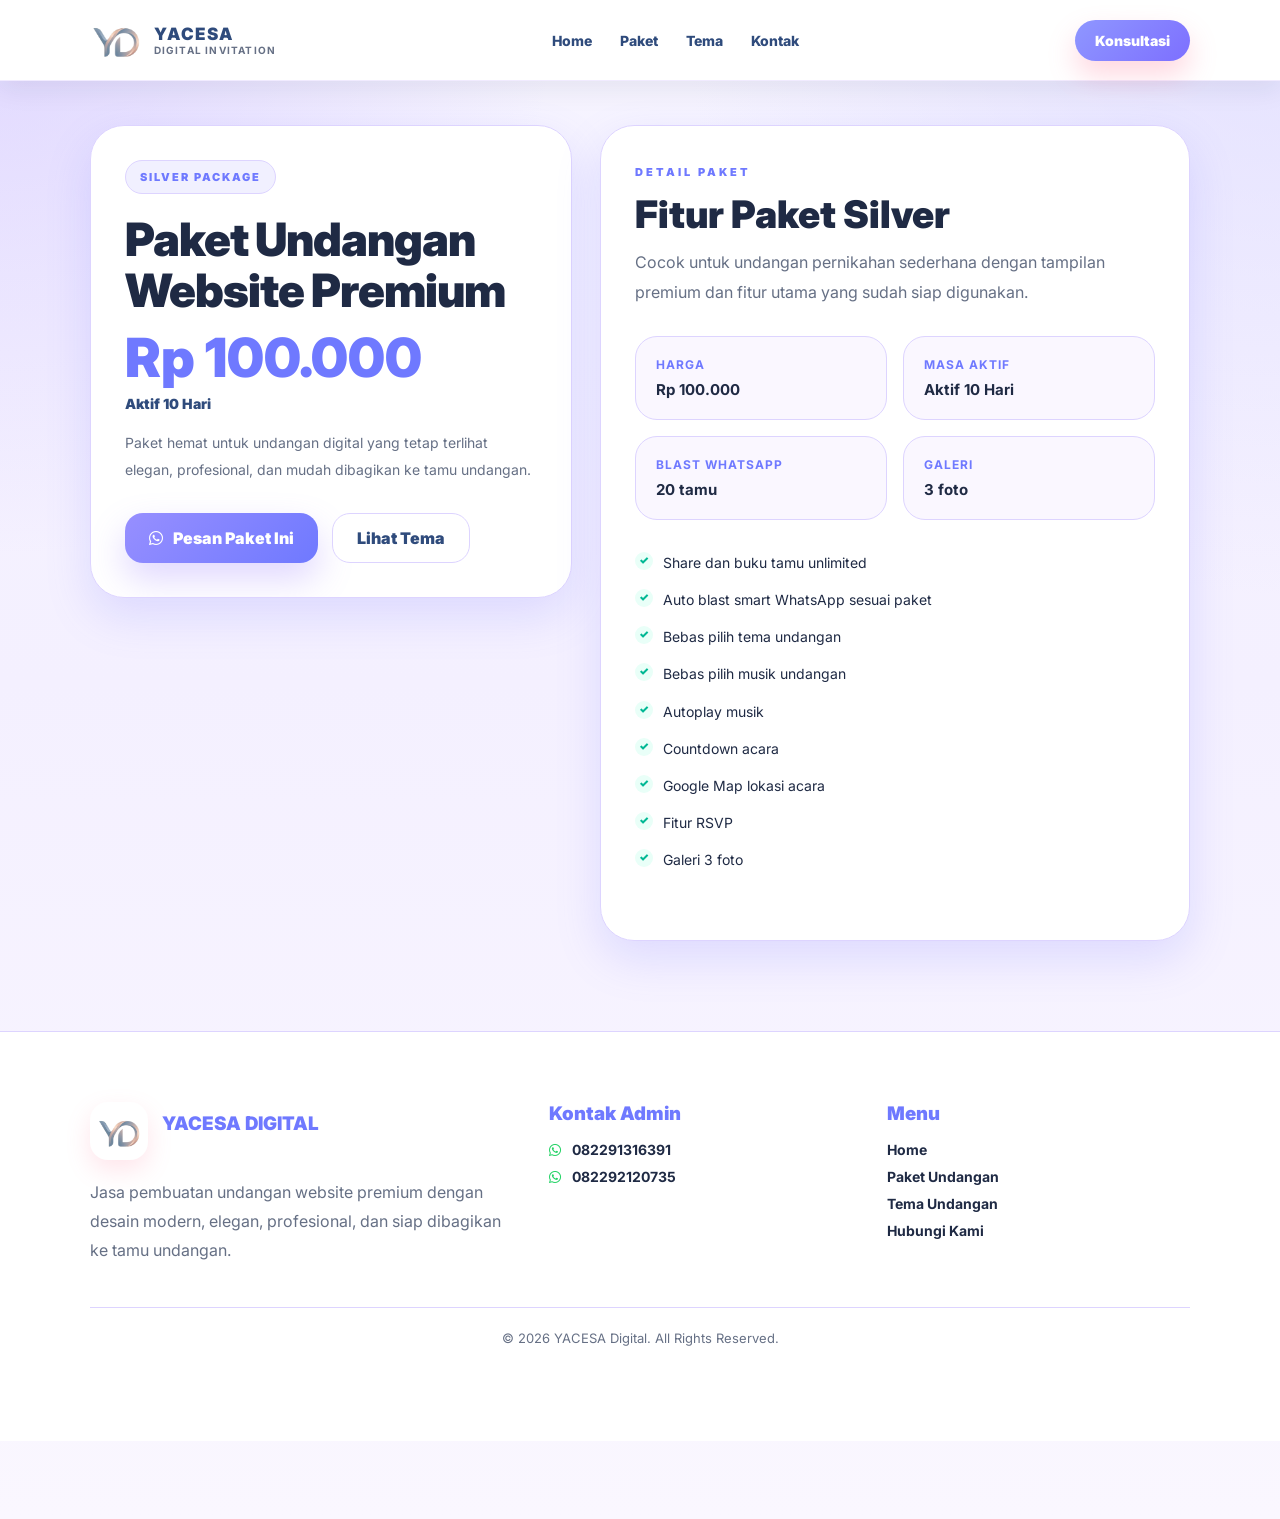
<file: silver.html>
<!DOCTYPE html>
<html lang="id">
<head>
  <meta charset="UTF-8">
  <meta name="viewport" content="width=device-width, initial-scale=1">

  <title>Silver Package | YACESA Digital</title>

  <meta name="description" content="Paket Silver YACESA Digital untuk undangan website sederhana, elegan, dan profesional dengan fitur dasar lengkap.">

  <link rel="icon" href="logo.png">
  <link rel="apple-touch-icon" href="logo.png">

  <link rel="stylesheet" href="style.css">
  <link rel="stylesheet" href="https://cdnjs.cloudflare.com/ajax/libs/font-awesome/6.5.0/css/all.min.css">

  <script defer src="script.js"></script>
</head>
<body>

<header class="navbar">

  <a href="index.html" class="brand">

    <img src="yd.png" alt="YACESA Digital" class="brand-logo">

    <span>
      <b>YACESA</b>
      <small>Digital Invitation</small>
    </span>

  </a>

  <nav class="desktop-menu">
    <a href="index.html">Home</a>
    <a href="paket.html">Paket</a>
    <a href="tema.html">Tema</a>
    <a href="#kontak">Kontak</a>
  </nav>

  <a class="nav-cta"
     href="https://wa.me/6282291316391?text=Halo%20YACESA%20Digital%2C%20saya%20ingin%20konsultasi%20undangan%20website"
     target="_blank">

    Konsultasi

  </a>

</header>

<main class="page">

  <section class="detail-hero">

    <aside class="detail-side card">

      <span class="package-name">
        Silver Package
      </span>

      <h1>
        Paket Undangan Website Premium
      </h1>

      <div class="detail-price">
        Rp 100.000
      </div>

      <p class="detail-duration">
        Aktif 10 Hari
      </p>

      <p class="detail-desc">
        Paket hemat untuk undangan digital yang tetap terlihat elegan,
        profesional, dan mudah dibagikan ke tamu undangan.
      </p>

      <div class="detail-actions">

        <a class="btn primary"
           href="https://wa.me/6282291316391?text=Halo%20Mimin%2C%20saya%20ingin%20memesan%20Paket%20*Silver*%20*100.000*%20Undangan%20Website"
           target="_blank">

          <i class="fa-brands fa-whatsapp"></i>
          Pesan Paket Ini

        </a>

        <a class="btn secondary" href="tema.html">
          Lihat Tema
        </a>

      </div>

    </aside>

    <section class="detail-main card">

      <div class="detail-heading">

        <span>Detail Paket</span>

        <h2>
          Fitur Paket Silver
        </h2>

        <p>
          Cocok untuk undangan pernikahan sederhana dengan tampilan premium
          dan fitur utama yang sudah siap digunakan.
        </p>

      </div>

      <div class="info-grid">

        <div class="info">
          <b>Harga</b>
          <span>Rp 100.000</span>
        </div>

        <div class="info">
          <b>Masa Aktif</b>
          <span>Aktif 10 Hari</span>
        </div>

        <div class="info">
          <b>Blast WhatsApp</b>
          <span>20 tamu</span>
        </div>

        <div class="info">
          <b>Galeri</b>
          <span>3 foto</span>
        </div>

      </div>

      <ul class="features">

        <li>Share dan buku tamu unlimited</li>
        <li>Auto blast smart WhatsApp sesuai paket</li>
        <li>Bebas pilih tema undangan</li>
        <li>Bebas pilih musik undangan</li>
        <li>Autoplay musik</li>
        <li>Countdown acara</li>
        <li>Google Map lokasi acara</li>
        <li>Fitur RSVP</li>
        <li>Galeri 3 foto</li>

      </ul>

    </section>

  </section>

</main>

<footer class="footer" id="kontak">

  <div class="footer-grid">

    <div>

      <div class="footer-brand">

        <img src="yd.png" alt="YACESA Digital">

        <div>
          <h3>YACESA DIGITAL</h3>
        </div>

      </div>

      <p class="footer-desc">
        Jasa pembuatan undangan website premium dengan desain modern,
        elegan, profesional, dan siap dibagikan ke tamu undangan.
      </p>

    </div>

    <div>

      <h3>Kontak Admin</h3>

      <a href="https://wa.me/6282291316391" target="_blank">
        <i class="fa-brands fa-whatsapp"></i>
        082291316391
      </a>

      <a href="https://wa.me/6282292120735" target="_blank">
        <i class="fa-brands fa-whatsapp"></i>
        082292120735
      </a>

    </div>

    <div>

      <h3>Menu</h3>

      <a href="index.html">Home</a>
      <a href="paket.html">Paket Undangan</a>
      <a href="tema.html">Tema Undangan</a>
      <a href="#kontak">Hubungi Kami</a>

    </div>

  </div>

  <div class="footer-bottom">
    © 2026 YACESA Digital. All Rights Reserved.
  </div>

</footer>

<nav class="bottom-nav">

  <a href="index.html" class="nav-item">
    <i class="fa-solid fa-house"></i>
    <span>Home</span>
  </a>

  <a href="paket.html" class="nav-item active">
    <i class="fa-solid fa-gem"></i>
    <span>Paket</span>
  </a>

  <a href="tema.html" class="nav-item">
    <i class="fa-solid fa-palette"></i>
    <span>Tema</span>
  </a>

  <a href="#kontak" class="nav-item">
    <i class="fa-solid fa-phone"></i>
    <span>Hubungi</span>
  </a>

</nav>

</body>
</html>
</file>
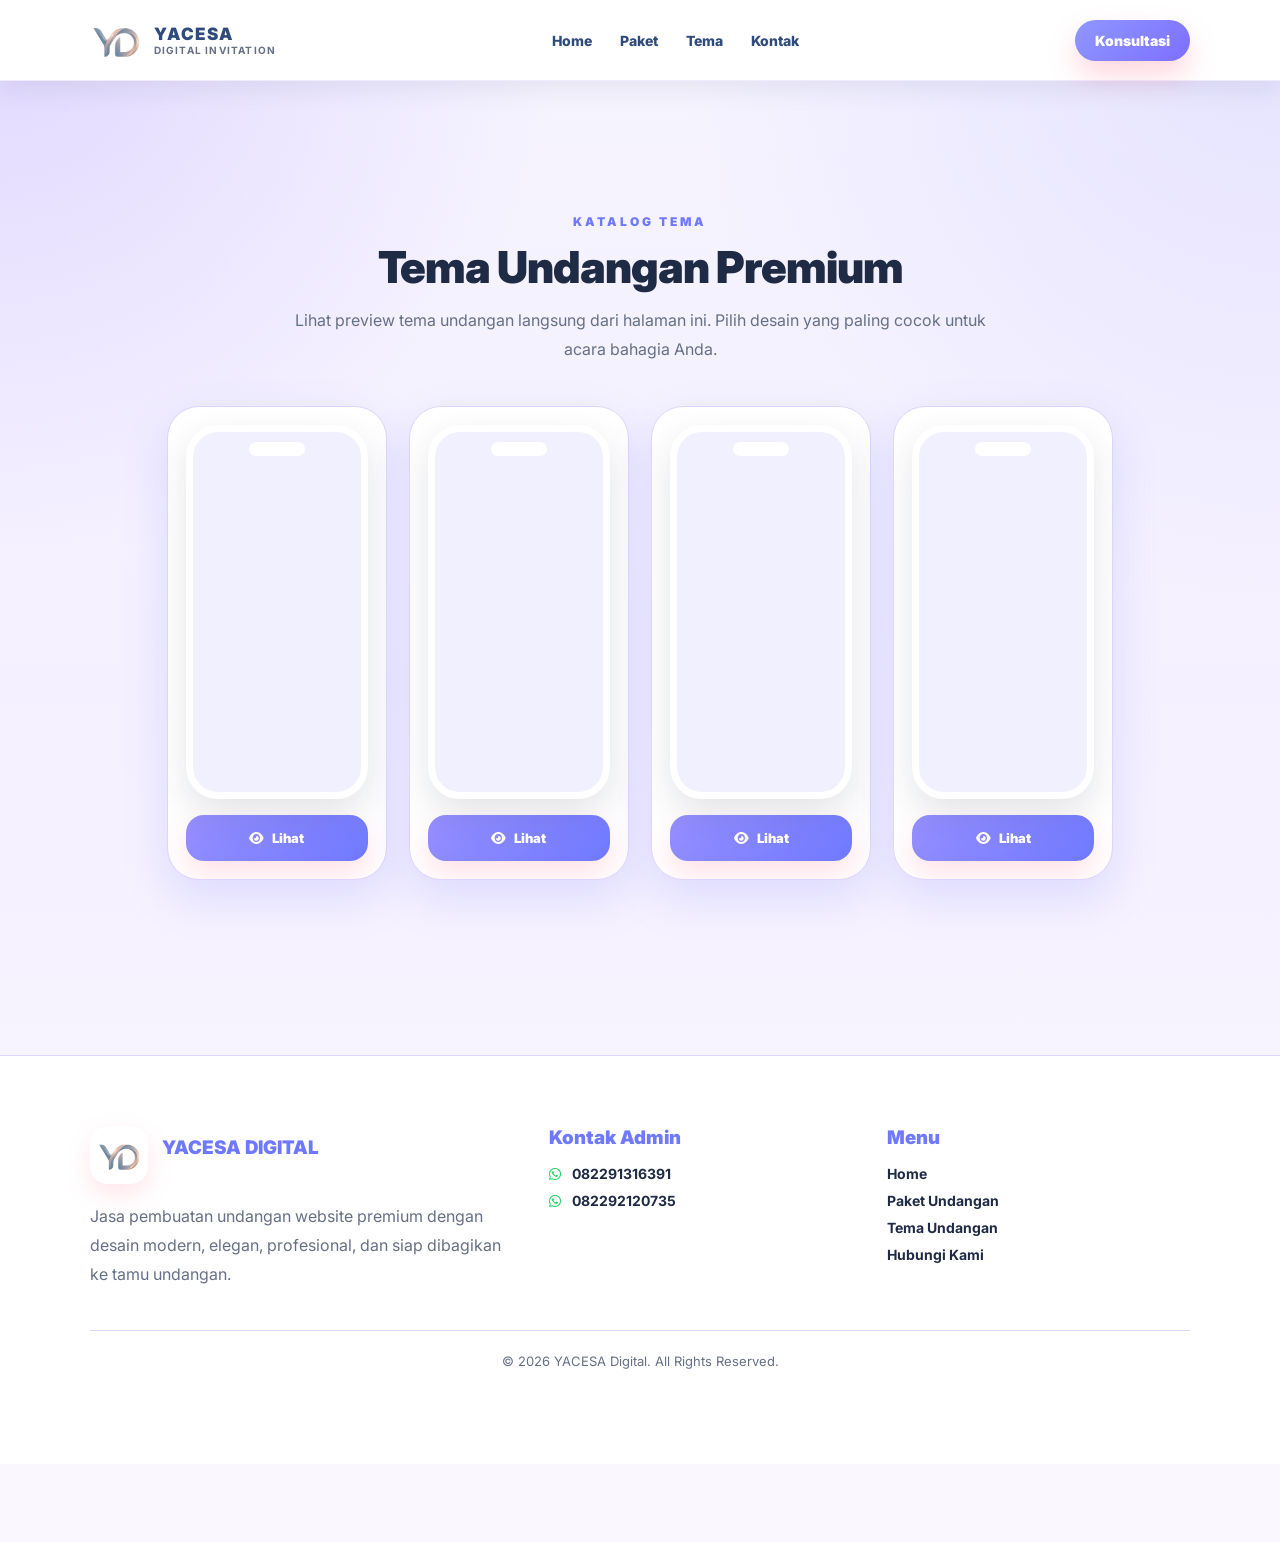
<file: tema.html>
<!DOCTYPE html>
<html lang="id">
<head>
  <meta charset="UTF-8">
  <meta name="viewport" content="width=device-width, initial-scale=1">

  <title>Tema Undangan | YACESA Digital</title>

  <meta name="description" content="Katalog tema undangan website premium YACESA Digital. Lihat preview tema undangan modern, elegan, dan profesional.">

  <link rel="icon" href="logo.png">
  <link rel="apple-touch-icon" href="logo.png">

  <link rel="stylesheet" href="style.css">
  <link rel="stylesheet" href="https://cdnjs.cloudflare.com/ajax/libs/font-awesome/6.5.0/css/all.min.css">

  <script defer src="script.js"></script>
</head>
<body>

<header class="navbar">

  <a href="index.html" class="brand">

    <img src="yd.png" alt="YACESA Digital" class="brand-logo">

    <span>
      <b>YACESA</b>
      <small>Digital Invitation</small>
    </span>

  </a>

  <nav class="desktop-menu">
    <a href="index.html">Home</a>
    <a href="paket.html">Paket</a>
    <a href="tema.html">Tema</a>
    <a href="#kontak">Kontak</a>
  </nav>

  <a class="nav-cta"
     href="https://wa.me/6282291316391?text=Halo%20YACESA%20Digital%2C%20saya%20ingin%20konsultasi%20undangan%20website"
     target="_blank">

    Konsultasi

  </a>

</header>

<main class="page">

  <section class="section">

    <div class="section-title">

      <span>Katalog Tema</span>

      <h2>
        Tema Undangan Premium
      </h2>

      <p>
        Lihat preview tema undangan langsung dari halaman ini.
        Pilih desain yang paling cocok untuk acara bahagia Anda.
      </p>

    </div>

    <div class="preview-grid">

      <div class="preview-card card">

        <div class="phone-frame">
          <iframe
            src="https://yacesa.github.io/wedding"
            loading="lazy">
          </iframe>
        </div>

        <div class="preview-info">
          

          <a class="lihat-btn"
             href="https://yacesa.github.io/wedding"
             target="_blank">

            <i class="fa-solid fa-eye"></i>
            Lihat

          </a>
        </div>

      </div>

      <div class="preview-card card">

        <div class="phone-frame">
          <iframe
            src="https://yacesa.github.io/contoh1"
            loading="lazy">
          </iframe>
        </div>

        <div class="preview-info">
          

          <a class="lihat-btn"
             href="https://yacesa.github.io/contoh1"
             target="_blank">

            <i class="fa-solid fa-eye"></i>
            Lihat

          </a>
        </div>

      </div>

      <div class="preview-card card">

        <div class="phone-frame">
          <iframe
            src="https://yacesa.github.io/namakamu"
            loading="lazy">
          </iframe>
        </div>

        <div class="preview-info">
          

          <a class="lihat-btn"
             href="https://yacesa.github.io/namakamu"
             target="_blank">

            <i class="fa-solid fa-eye"></i>
            Lihat

          </a>
        </div>

      </div>

      <div class="preview-card card">

        <div class="phone-frame">
          <iframe
            src="https://yacesa.github.io/undangandigital"
            loading="lazy">
          </iframe>
        </div>

        <div class="preview-info">
          <div>
            

          <a class="lihat-btn"
             href="https://yacesa.github.io/undangandigital"
             target="_blank">

            <i class="fa-solid fa-eye"></i>
            Lihat

          </a>
        </div>

      </div>

    </div>

  </section>

</main>

<footer class="footer" id="kontak">

  <div class="footer-grid">

    <div>

      <div class="footer-brand">

        <img src="yd.png" alt="YACESA Digital">

        <div>
          <h3>YACESA DIGITAL</h3>
        </div>

      </div>

      <p class="footer-desc">
        Jasa pembuatan undangan website premium dengan desain modern,
        elegan, profesional, dan siap dibagikan ke tamu undangan.
      </p>

    </div>

    <div>

      <h3>Kontak Admin</h3>

      <a href="https://wa.me/6282291316391" target="_blank">
        <i class="fa-brands fa-whatsapp"></i>
        082291316391
      </a>

      <a href="https://wa.me/6282292120735" target="_blank">
        <i class="fa-brands fa-whatsapp"></i>
        082292120735
      </a>

    </div>

    <div>

      <h3>Menu</h3>

      <a href="index.html">Home</a>
      <a href="paket.html">Paket Undangan</a>
      <a href="tema.html">Tema Undangan</a>
      <a href="#kontak">Hubungi Kami</a>

    </div>

  </div>

  <div class="footer-bottom">
    © 2026 YACESA Digital. All Rights Reserved.
  </div>

</footer>

<nav class="bottom-nav">

  <a href="index.html" class="nav-item">
    <i class="fa-solid fa-house"></i>
    <span>Home</span>
  </a>

  <a href="paket.html" class="nav-item">
    <i class="fa-solid fa-gem"></i>
    <span>Paket</span>
  </a>

  <a href="tema.html" class="nav-item active">
    <i class="fa-solid fa-palette"></i>
    <span>Tema</span>
  </a>

  <a href="#kontak" class="nav-item">
    <i class="fa-solid fa-phone"></i>
    <span>Hubungi</span>
  </a>

</nav>

</body>
</html>
</file>
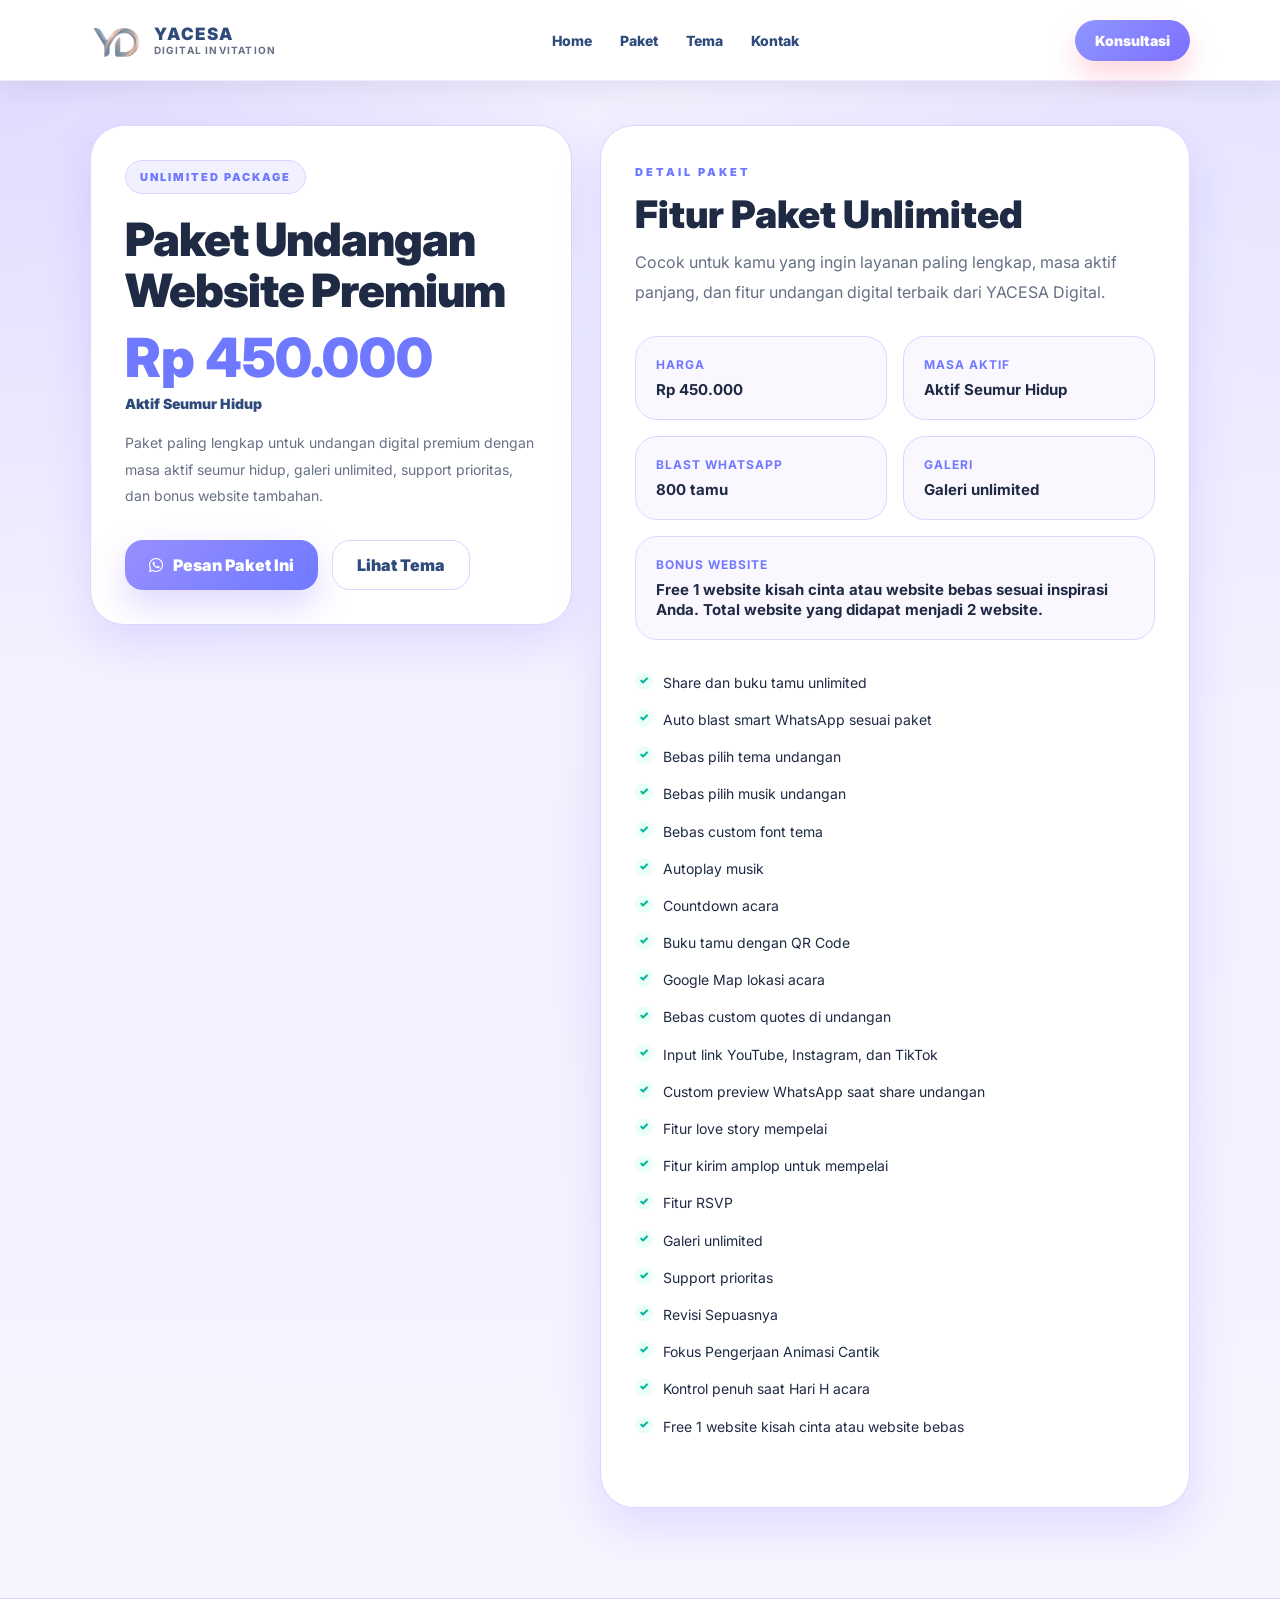
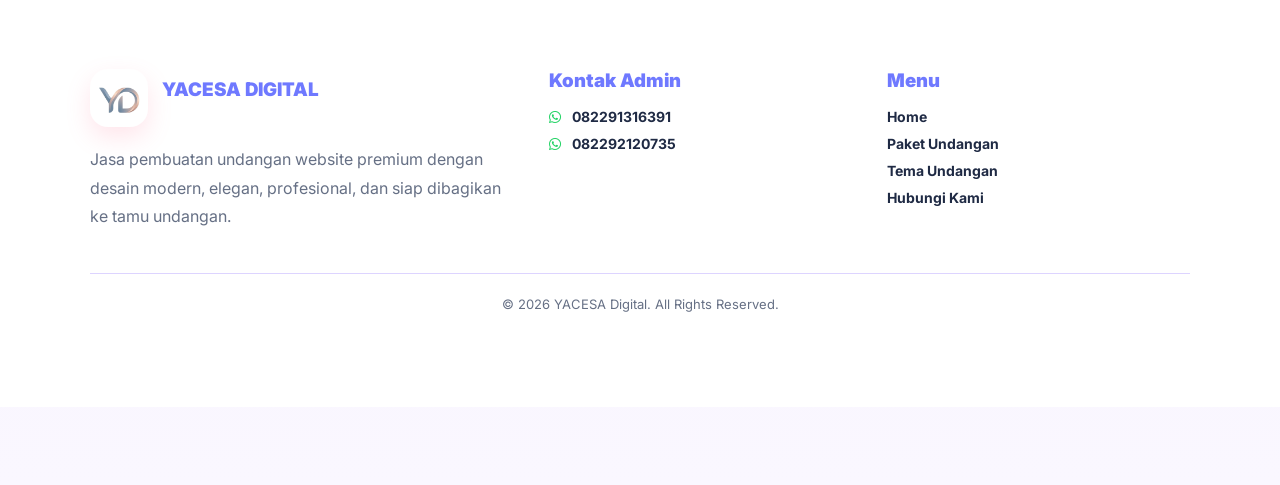
<file: unlimited.html>
<!DOCTYPE html>
<html lang="id">
<head>
  <meta charset="UTF-8">
  <meta name="viewport" content="width=device-width, initial-scale=1">

  <title>Unlimited Package | YACESA Digital</title>

  <meta name="description" content="Paket Unlimited YACESA Digital untuk undangan website premium seumur hidup dengan galeri unlimited, support prioritas, dan bonus 1 website bebas.">

  <link rel="icon" href="logo.png">
  <link rel="apple-touch-icon" href="logo.png">

  <link rel="stylesheet" href="style.css">
  <link rel="stylesheet" href="https://cdnjs.cloudflare.com/ajax/libs/font-awesome/6.5.0/css/all.min.css">

  <script defer src="script.js"></script>
</head>
<body>

<header class="navbar">

  <a href="index.html" class="brand">

    <img src="yd.png" alt="YACESA Digital" class="brand-logo">

    <span>
      <b>YACESA</b>
      <small>Digital Invitation</small>
    </span>

  </a>

  <nav class="desktop-menu">
    <a href="index.html">Home</a>
    <a href="paket.html">Paket</a>
    <a href="tema.html">Tema</a>
    <a href="#kontak">Kontak</a>
  </nav>

  <a class="nav-cta"
     href="https://wa.me/6282291316391?text=Halo%20YACESA%20Digital%2C%20saya%20ingin%20konsultasi%20undangan%20website"
     target="_blank">

    Konsultasi

  </a>

</header>

<main class="page">

  <section class="detail-hero">

    <aside class="detail-side card">

      <span class="package-name">
        Unlimited Package
      </span>

      <h1>
        Paket Undangan Website Premium
      </h1>

      <div class="detail-price">
        Rp 450.000
      </div>

      <p class="detail-duration">
        Aktif Seumur Hidup
      </p>

      <p class="detail-desc">
        Paket paling lengkap untuk undangan digital premium dengan masa aktif
        seumur hidup, galeri unlimited, support prioritas, dan bonus website tambahan.
      </p>

      <div class="detail-actions">

        <a class="btn primary"
           href="https://wa.me/6282291316391?text=Halo%20Mimin%2C%20saya%20ingin%20memesan%20Paket%20*Unlimited*%20*450.000*%20Undangan%20Website"
           target="_blank">

          <i class="fa-brands fa-whatsapp"></i>
          Pesan Paket Ini

        </a>

        <a class="btn secondary" href="tema.html">
          Lihat Tema
        </a>

      </div>

    </aside>

    <section class="detail-main card">

      <div class="detail-heading">

        <span>Detail Paket</span>

        <h2>
          Fitur Paket Unlimited
        </h2>

        <p>
          Cocok untuk kamu yang ingin layanan paling lengkap, masa aktif panjang,
          dan fitur undangan digital terbaik dari YACESA Digital.
        </p>

      </div>

      <div class="info-grid">

        <div class="info">
          <b>Harga</b>
          <span>Rp 450.000</span>
        </div>

        <div class="info">
          <b>Masa Aktif</b>
          <span>Aktif Seumur Hidup</span>
        </div>

        <div class="info">
          <b>Blast WhatsApp</b>
          <span>800 tamu</span>
        </div>

        <div class="info">
          <b>Galeri</b>
          <span>Galeri unlimited</span>
        </div>

        <div class="info wide-info">
          <b>Bonus Website</b>
          <span>
            Free 1 website kisah cinta atau website bebas sesuai inspirasi Anda.
            Total website yang didapat menjadi 2 website.
          </span>
        </div>

      </div>

      <ul class="features">

        <li>Share dan buku tamu unlimited</li>
        <li>Auto blast smart WhatsApp sesuai paket</li>
        <li>Bebas pilih tema undangan</li>
        <li>Bebas pilih musik undangan</li>
        <li>Bebas custom font tema</li>
        <li>Autoplay musik</li>
        <li>Countdown acara</li>
        <li>Buku tamu dengan QR Code</li>
        <li>Google Map lokasi acara</li>
        <li>Bebas custom quotes di undangan</li>
        <li>Input link YouTube, Instagram, dan TikTok</li>
        <li>Custom preview WhatsApp saat share undangan</li>
        <li>Fitur love story mempelai</li>
        <li>Fitur kirim amplop untuk mempelai</li>
        <li>Fitur RSVP</li>
        <li>Galeri unlimited</li>
        <li>Support prioritas</li>
        <li>Revisi Sepuasnya</li>
        <li>Fokus Pengerjaan Animasi Cantik</li>
        <li>Kontrol penuh saat Hari H acara</li>
        <li>Free 1 website kisah cinta atau website bebas</li>

      </ul>

    </section>

  </section>

</main>

<footer class="footer" id="kontak">

  <div class="footer-grid">

    <div>

      <div class="footer-brand">

        <img src="yd.png" alt="YACESA Digital">

        <div>
          <h3>YACESA DIGITAL</h3>
        </div>

      </div>

      <p class="footer-desc">
        Jasa pembuatan undangan website premium dengan desain modern,
        elegan, profesional, dan siap dibagikan ke tamu undangan.
      </p>

    </div>

    <div>

      <h3>Kontak Admin</h3>

      <a href="https://wa.me/6282291316391" target="_blank">
        <i class="fa-brands fa-whatsapp"></i>
        082291316391
      </a>

      <a href="https://wa.me/6282292120735" target="_blank">
        <i class="fa-brands fa-whatsapp"></i>
        082292120735
      </a>

    </div>

    <div>

      <h3>Menu</h3>

      <a href="index.html">Home</a>
      <a href="paket.html">Paket Undangan</a>
      <a href="tema.html">Tema Undangan</a>
      <a href="#kontak">Hubungi Kami</a>

    </div>

  </div>

  <div class="footer-bottom">
    © 2026 YACESA Digital. All Rights Reserved.
  </div>

</footer>

<nav class="bottom-nav">

  <a href="index.html" class="nav-item">
    <i class="fa-solid fa-house"></i>
    <span>Home</span>
  </a>

  <a href="paket.html" class="nav-item active">
    <i class="fa-solid fa-gem"></i>
    <span>Paket</span>
  </a>

  <a href="tema.html" class="nav-item">
    <i class="fa-solid fa-palette"></i>
    <span>Tema</span>
  </a>

  <a href="#kontak" class="nav-item">
    <i class="fa-solid fa-phone"></i>
    <span>Hubungi</span>
  </a>

</nav>

</body>
</html>
</file>
<file: style.css>
@import url('https://fonts.googleapis.com/css2?family=Inter:wght@400;500;600;700;800;900&family=Playfair+Display:wght@600;700&display=swap');

*{
  margin:0;
  padding:0;
  box-sizing:border-box;
}

:root{
  --bg:#f4f0ff;
  --bg2:#f2eeff;
  --card:#ffffff;
  --text:#1f2a44;
  --muted:#667085;
  --pink:#978fff;
  --pink2:#b3c5ff;
  --coral:#6f79ff;
  --blue:#2f4b7c;
  --green:#00b894;
  --line:#ddd4ff;
  --shadow:0 18px 45px rgba(113, 111, 255, 0.18);
}

html{
  scroll-behavior:smooth;
}

body{
  font-family:'Inter',sans-serif;
  background:
    radial-gradient(circle at top left,rgba(167, 143, 255, 0.28),transparent 28%),
    radial-gradient(circle at top right,rgba(214, 211, 255, 0.55),transparent 30%),
    linear-gradient(180deg,#f6f4ff 0%,#f4f0ff 45%,#faf7ff 100%);
  color:var(--text);
  overflow-x:hidden;
  padding-bottom:90px;
}

a{
  text-decoration:none;
  color:inherit;
}

/* NAVBAR */

.navbar{
  position:fixed;
  top:0;
  left:0;
  width:100%;
  z-index:999;
  padding:14px 7%;
  display:flex;
  align-items:center;
  justify-content:space-between;
  background:rgba(255,255,255,.88);
  backdrop-filter:blur(18px);
  border-bottom:1px solid rgba(154, 143, 255, 0.18);
  box-shadow:0 10px 30px rgba(31, 34, 68, 0.06);
}

.brand{
  display:flex;
  align-items:center;
  gap:12px;
}



.brand b{
  display:block;
  font-size:17px;
  font-weight:900;
  color:var(--blue);
  letter-spacing:1.5px;
}

.brand small{
  display:block;
  font-size:10px;
  color:var(--muted);
  font-weight:700;
  letter-spacing:1.2px;
  text-transform:uppercase;
}

.desktop-menu{
  display:flex;
  align-items:center;
  gap:28px;
}

.desktop-menu a{
  color:var(--blue);
  font-size:14px;
  font-weight:800;
}

.nav-cta{
  padding:12px 20px;
  border-radius:999px;
  background:linear-gradient(135deg,var(--pink),var(--coral));
  color:white;
  font-size:14px;
  font-weight:900;
  box-shadow:0 14px 28px rgba(255,111,145,.28);
}

/* HERO */

.hero{
  min-height:100vh;
  padding:120px 7% 70px;
  display:grid;
  grid-template-columns:1.05fr .95fr;
  gap:50px;
  align-items:center;
  position:relative;
}

.badge{
  display:inline-flex;
  padding:9px 15px;
  border-radius:999px;
  background:#fff;
  border:1px solid var(--line);
  color:var(--coral);
  font-size:13px;
  font-weight:900;
  margin-bottom:20px;
  box-shadow:0 10px 25px rgba(164, 143, 255, 0.16);
}

.hero h1{
  font-family:'Inter',sans-serif;
  font-size:64px;
  line-height:1.05;
  max-width:720px;
  color:var(--text);
  font-weight:900;
  letter-spacing:-2px;
}

.hero h1::first-line{
  color:var(--text);
}

.hero p{
  max-width:620px;
  margin-top:22px;
  color:var(--muted);
  line-height:1.9;
  font-size:16px;
}

.hero-actions{
  margin-top:32px;
  display:flex;
  gap:14px;
  flex-wrap:wrap;
}

.btn{
  min-height:50px;
  padding:0 24px;
  border-radius:18px;
  display:inline-flex;
  align-items:center;
  justify-content:center;
  gap:10px;
  font-weight:900;
  border:1px solid var(--line);
  transition:.3s ease;
}

.btn:hover{
  transform:translateY(-3px);
}

.btn.primary{
  background:linear-gradient(135deg,var(--pink),var(--coral));
  color:white;
  border:none;
  box-shadow:0 16px 35px rgba(142, 111, 255, 0.28);
}

.btn.secondary{
  color:var(--blue);
  background:white;
}

.hero-stats{
  margin-top:38px;
  display:grid;
  grid-template-columns:repeat(3,1fr);
  gap:14px;
  max-width:620px;
}

.hero-stats div{
  padding:18px;
  border-radius:24px;
  background:white;
  border:1px solid var(--line);
  box-shadow:0 14px 35px rgba(31,42,68,.06);
}

.hero-stats b{
  display:block;
  color:var(--coral);
  font-size:22px;
  font-weight:900;
}

.hero-stats span{
  color:var(--muted);
  font-size:13px;
  font-weight:700;
}

/* PHONE PREVIEW */

.hero-preview{
  display:flex;
  justify-content:center;
}

.phone-card{
  width:310px;
  min-height:590px;
  border:9px solid white;
  border-radius:42px;
  background:
    linear-gradient(rgba(143, 151, 255, 0.2),rgba(31,42,68,.25)),
    url('bg.jpg') center/cover no-repeat;
  box-shadow:
    0 35px 80px rgba(121, 111, 255, 0.22),
    0 0 0 1px rgba(154, 143, 255, 0.18);
  position:relative;
  overflow:hidden;
  padding:28px;
  display:flex;
  align-items:end;
}

.phone-top{
  position:absolute;
  top:16px;
  left:50%;
  transform:translateX(-50%);
  width:88px;
  height:22px;
  border-radius:999px;
  background:white;
}

.preview-inner{
  width:100%;
  padding:26px;
  border-radius:30px;
  background:rgba(255,255,255,.82);
  border:1px solid rgba(255,255,255,.7);
  backdrop-filter:blur(14px);
  text-align:center;
  box-shadow:0 16px 35px rgba(31,42,68,.12);
}

.preview-inner span{
  color:var(--coral);
  font-size:13px;
  font-weight:900;
}

.preview-inner h2{
  font-family:'Playfair Display',serif;
  font-size:36px;
  margin:10px 0;
  color:var(--text);
}

.preview-inner p{
  margin:0 0 18px;
  font-size:13px;
  color:var(--muted);
}

.preview-inner button{
  width:100%;
  border:0;
  border-radius:999px;
  padding:13px;
  font-weight:900;
  background:linear-gradient(135deg,var(--pink),var(--coral));
  color:white;
}

/* SECTION */

.section{
  padding:85px 7%;
}

.section-title{
  text-align:center;
  max-width:700px;
  margin:0 auto 42px;
}

.section-title span,
.theme-box span{
  color:var(--coral);
  text-transform:uppercase;
  letter-spacing:3px;
  font-size:12px;
  font-weight:900;
}

.section-title h2,
.theme-box h2{
  font-size:44px;
  margin-top:10px;
  color:var(--text);
  font-weight:900;
  letter-spacing:-1px;
}

.section-title p,
.theme-box p{
  color:var(--muted);
  line-height:1.8;
  margin-top:12px;
}

/* CARD ANIMATION */

.card{
  opacity:0;
  transform:translateY(35px);
  transition:.7s ease;
}

.card.show{
  opacity:1;
  transform:translateY(0);
}

/* SERVICE */

.service-grid{
  display:grid;
  grid-template-columns:repeat(4,1fr);
  gap:18px;
}

.service-card{
  padding:28px;
  border-radius:30px;
  background:white;
  border:1px solid var(--line);
  box-shadow:var(--shadow);
}

.service-card i{
  width:56px;
  height:56px;
  border-radius:18px;
  display:grid;
  place-items:center;
  background:linear-gradient(135deg,var(--pink2),var(--pink));
  color:white;
  font-size:22px;
  margin-bottom:20px;
}

.service-card h3{
  font-size:20px;
  color:var(--text);
  margin-bottom:10px;
}

.service-card p{
  color:var(--muted);
  line-height:1.7;
}

/* PACKAGE */

.packages{
  display:grid;
  grid-template-columns:repeat(5,1fr);
  gap:18px;
}

.package-card{
  position:relative;
  padding:26px;
  border-radius:30px;
  background:white;
  border:1px solid var(--line);
  box-shadow:var(--shadow);
}

.package-card.popular{
  background:linear-gradient(180deg,#fff,#f2f0ff);
  border:2px solid var(--pink);
}

.label{
  position:absolute;
  top:18px;
  right:18px;
  font-size:10px;
  padding:7px 11px;
  border-radius:999px;
  background:var(--pink);
  color:white;
  font-weight:900;
}

.package-name{
  display:inline-flex;
  min-height:34px;
  align-items:center;
  justify-content:center;
  padding:0 14px;
  border-radius:999px;
  background:#f1f0ff;
  border:1px solid var(--line);
  color:var(--coral);
  font-weight:900;
  letter-spacing:2px;
  text-transform:uppercase;
  font-size:11px;
}

.package-card h3{
  font-size:31px;
  margin:16px 0 6px;
  color:var(--text);
  font-weight:900;
}

.package-card p{
  color:var(--muted);
  font-weight:800;
  font-size:13px;
}

.package-card ul{
  list-style:none;
  margin:22px 0;
}

.package-card li{
  color:var(--text);
  font-size:13px;
  line-height:1.8;
  padding-left:22px;
  position:relative;
}

.package-card li::before{
  content:"✓";
  position:absolute;
  left:0;
  color:var(--green);
  font-weight:900;
}

.package-card a{
  display:flex;
  justify-content:center;
  align-items:center;
  min-height:46px;
  border-radius:18px;
  background:linear-gradient(135deg,var(--pink),var(--coral));
  color:white;
  font-size:13px;
  font-weight:900;
}

/* THEME BOX */

.theme-box{
  padding:42px;
  border-radius:34px;
  background:white;
  border:1px solid var(--line);
  display:flex;
  align-items:center;
  justify-content:space-between;
  gap:28px;
  box-shadow:var(--shadow);
}

/* DETAIL PAGE */

.page{
  padding:125px 7% 90px;
}

.detail-hero{
  display:grid;
  grid-template-columns:.9fr 1.1fr;
  gap:28px;
  align-items:start;
}

.detail-side,
.detail-main{
  position:relative;
  overflow:hidden;
  padding:34px;
  border-radius:34px;
  background:white;
  border:1px solid var(--line);
  box-shadow:var(--shadow);
}

.detail-side{
  position:sticky;
  top:105px;
}

.detail-side h1{
  font-size:46px;
  line-height:1.1;
  margin:20px 0 16px;
  max-width:420px;
  color:var(--text);
  font-weight:900;
  letter-spacing:-1px;
}

.detail-price{
  font-size:54px;
  line-height:1;
  color:var(--coral);
  margin-bottom:10px;
  font-weight:900;
}

.detail-duration{
  color:var(--blue);
  font-size:14px;
  font-weight:900;
  margin-bottom:18px;
}

.detail-desc{
  color:var(--muted);
  line-height:1.9;
  font-size:14px;
  margin-bottom:30px;
}

.detail-actions{
  display:flex;
  flex-wrap:wrap;
  gap:14px;
}

.detail-heading{
  margin-bottom:28px;
}

.detail-heading span{
  display:inline-flex;
  color:var(--coral);
  text-transform:uppercase;
  letter-spacing:3px;
  font-size:11px;
  font-weight:900;
  margin-bottom:12px;
}

.detail-heading h2{
  font-size:38px;
  margin-bottom:10px;
  color:var(--text);
  font-weight:900;
}

.detail-heading p{
  color:var(--muted);
  line-height:1.9;
}

.info-grid{
  display:grid;
  grid-template-columns:repeat(2,1fr);
  gap:16px;
  margin-bottom:30px;
}

.info{
  padding:20px;
  border-radius:22px;
  background:#faf7ff;
  border:1px solid var(--line);
}

.info b{
  display:block;
  color:var(--coral);
  font-size:12px;
  margin-bottom:7px;
  letter-spacing:1px;
  text-transform:uppercase;
}

.info span{
  color:var(--text);
  font-size:15px;
  font-weight:700;
}

.features{
  list-style:none;
  display:grid;
  gap:12px;
  margin-bottom:34px;
}

.features li{
  position:relative;
  padding-left:28px;
  color:var(--text);
  line-height:1.8;
  font-size:14px;
}

.features li::before{
  content:"✓";
  position:absolute;
  left:0;
  top:2px;
  width:18px;
  height:18px;
  border-radius:50%;
  display:flex;
  align-items:center;
  justify-content:center;
  background:#e9fff8;
  color:var(--green);
  font-size:11px;
  font-weight:900;
}

.wide-info{
  grid-column:1 / -1;
}

/* TEMA PAGE */

.preview-grid{
  display:grid;
  grid-template-columns:repeat(4,1fr);
  gap:22px;
}

.preview-card{
  padding:18px;
  border-radius:32px;
  background:white;
  border:1px solid var(--line);
  box-shadow:var(--shadow);
  overflow:hidden;
}

.phone-frame{
  width:100%;
  aspect-ratio:9/18.5;
  border:7px solid #fff;
  border-radius:32px;
  overflow:hidden;
  background:#f1f0ff;
  position:relative;
  box-shadow:0 14px 35px rgba(31,42,68,.12);
}

.phone-frame::before{
  content:"";
  position:absolute;
  top:10px;
  left:50%;
  transform:translateX(-50%);
  width:56px;
  height:14px;
  border-radius:999px;
  background:white;
  z-index:5;
}

.phone-frame iframe{
  width:100%;
  height:100%;
  border:0;
  transform:scale(.55);
  transform-origin:top left;
  width:182%;
  height:182%;
  pointer-events:none;
}

.preview-info{
  margin-top:16px;
  display:grid;
  gap:14px;
}

.preview-info h3{
  font-size:22px;
  color:var(--text);
  font-weight:900;
  margin-bottom:6px;
}

.preview-info p{
  color:var(--muted);
  font-size:13px;
  line-height:1.6;
}

.lihat-btn{
  width:100%;
  min-height:46px;
  border-radius:18px;
  background:linear-gradient(135deg,var(--pink),var(--coral));
  color:white;
  display:flex;
  align-items:center;
  justify-content:center;
  gap:8px;
  font-size:13px;
  font-weight:900;
  box-shadow:0 14px 30px rgba(255,111,145,.20);
}

/* FOOTER */

.footer{
  padding:70px 7% 36px;
  background:#fff;
  border-top:1px solid var(--line);
}

.footer-grid{
  display:grid;
  grid-template-columns:1.4fr 1fr 1fr;
  gap:34px;
}

.footer-brand{
  display:flex;
  align-items:center;
  gap:14px;
  margin-bottom:18px;
}

.footer-brand img{
  width:58px;
  height:58px;
  object-fit:contain;
  border-radius:18px;
  background:white;
  padding:6px;
  box-shadow:0 10px 24px rgba(255,111,145,.18);
}

.footer h2{
  font-size:34px;
  color:var(--text);
  font-weight:900;
}

.footer h3{
  margin-bottom:16px;
  color:var(--coral);
  font-weight:900;
}

.footer p,
.footer-desc{
  color:var(--muted);
  line-height:1.8;
}

.footer a{
  display:block;
  color:var(--text);
  margin:10px 0;
  font-size:14px;
  font-weight:700;
}

.footer a i{
  color:#25d366;
  margin-right:8px;
}

.footer-bottom{
  margin-top:42px;
  padding-top:22px;
  border-top:1px solid var(--line);
  color:var(--muted);
  text-align:center;
  font-size:13px;
}

/* BOTTOM NAV */

.bottom-nav{
  display:none;
}

/* RESPONSIVE */

@media(max-width:1180px){
  .packages{
    grid-template-columns:repeat(2,1fr);
  }

  .service-grid{
    grid-template-columns:repeat(2,1fr);
  }

  .preview-grid{
    grid-template-columns:repeat(2,1fr);
  }

  .hero h1{
    font-size:52px;
  }

  .detail-hero{
    grid-template-columns:1fr;
  }

  .detail-side{
    position:relative;
    top:0;
  }
}

@media(max-width:768px){
  body{
    padding-bottom:95px;
  }

  .navbar{
    padding:12px 18px;
  }

  .desktop-menu,
  .nav-cta{
    display:none;
  }

  .brand-logo{
    width:42px;
    height:42px;
  }

  .brand b{
    font-size:15px;
  }

  .hero{
    grid-template-columns:1fr;
    padding:105px 24px 55px;
    gap:36px;
  }

  .hero h1{
    font-size:39px;
    letter-spacing:-1px;
  }

  .hero p{
    font-size:14px;
  }

  .hero-actions{
    display:grid;
    grid-template-columns:1fr 1fr;
  }

  .hero-stats{
    grid-template-columns:1fr;
  }

  .phone-card{
    width:100%;
    max-width:310px;
    min-height:520px;
  }

  .section{
    padding:62px 20px;
  }

  .section-title h2,
  .theme-box h2{
    font-size:32px;
  }

  .service-grid,
  .packages,
  .footer-grid{
    grid-template-columns:1fr;
  }

  .theme-box{
    padding:28px;
    flex-direction:column;
    align-items:flex-start;
  }

  .page{
    padding:105px 20px 110px;
  }

  .detail-side,
  .detail-main{
    padding:26px 22px;
    border-radius:28px;
  }

  .detail-side h1{
    font-size:34px;
  }

  .detail-price{
    font-size:40px;
  }

  .detail-heading h2{
    font-size:30px;
  }

  .info-grid{
    grid-template-columns:1fr;
  }

  .detail-actions{
    display:grid;
    grid-template-columns:1fr;
  }

  .preview-grid{
    grid-template-columns:repeat(2,1fr);
    gap:14px;
  }

  .preview-card{
    padding:10px;
    border-radius:24px;
  }

  .phone-frame{
    border-width:5px;
    border-radius:24px;
  }

  .phone-frame::before{
    width:42px;
    height:10px;
    top:8px;
  }

  .preview-info h3{
    font-size:16px;
  }

  .preview-info p{
    font-size:11px;
  }

  .lihat-btn{
    min-height:38px;
    font-size:12px;
  }

  .footer{
    padding:55px 22px 110px;
  }

  .bottom-nav{
    position:fixed;
    left:50%;
    bottom:14px;
    transform:translateX(-50%);
    width:92%;
    max-width:390px;
    height:66px;
    padding:8px;
    z-index:9999;
    display:grid;
    grid-template-columns:repeat(4,1fr);
    gap:6px;
    border-radius:24px;
    background:rgba(255,255,255,.92);
    border:1px solid var(--line);
    backdrop-filter:blur(20px);
    box-shadow:0 20px 50px rgba(121, 111, 255, 0.22);
  }

  .bottom-nav a{
    border-radius:18px;
    display:flex;
    flex-direction:column;
    justify-content:center;
    align-items:center;
    gap:4px;
    color:var(--muted);
    font-size:10px;
    font-weight:900;
  }

  .bottom-nav i{
    font-size:17px;
    color:var(--coral);
  }

  .bottom-nav a.active{
    background:linear-gradient(135deg,var(--pink),var(--coral));
    color:white;
  }

  .bottom-nav a.active i{
    color:white;
  }
}

/* =========================
   FIX NAVBAR PUTIH + LOGO YD
========================= */

.navbar{
  background:#ffffff !important;
  border-bottom:1px solid rgba(177, 143, 255, 0.18) !important;
  box-shadow:0 8px 25px rgba(31,42,68,.08) !important;
  backdrop-filter:none !important;
  -webkit-backdrop-filter:none !important;
}

.brand-logo{
  width:52px;
  height:52px;
  object-fit:contain;
  background:transparent !important;
  padding:0 !important;
  
  
}

.brand b{
  color:#2f4b7c !important;
}

.brand small{
  color:#667085 !important;
}

.desktop-menu a{
  color:#2f4b7c !important;
}

.nav-cta{
  background:linear-gradient(135deg,#8f97ff,#7d6fff) !important;
  color:#ffffff !important;
}

/* =========================
   FIX JARAK FOOTER & NAVBAR
========================= */

.footer{
  padding-bottom:95px !important;
  margin-bottom:0 !important;
}

.footer-bottom{
  margin-bottom:0 !important;
  padding-bottom:0 !important;
}

body{
  padding-bottom:78px !important;
}

.bottom-nav{
  bottom:8px !important;
}

@media(max-width:768px){

  .footer{
    padding:
      45px 22px 82px !important;
  }

  body{
    padding-bottom:20px !important;
  }

}

/* =========================
   FIX HERO TITLE MOBILE
========================= */

.hero h1{
  max-width:650px;
}

@media(max-width:768px){

  .hero h1{
    font-size:35px !important;
    line-height:1.15 !important;
    letter-spacing:-1px;
    max-width:320px;
  }

}
</file>
